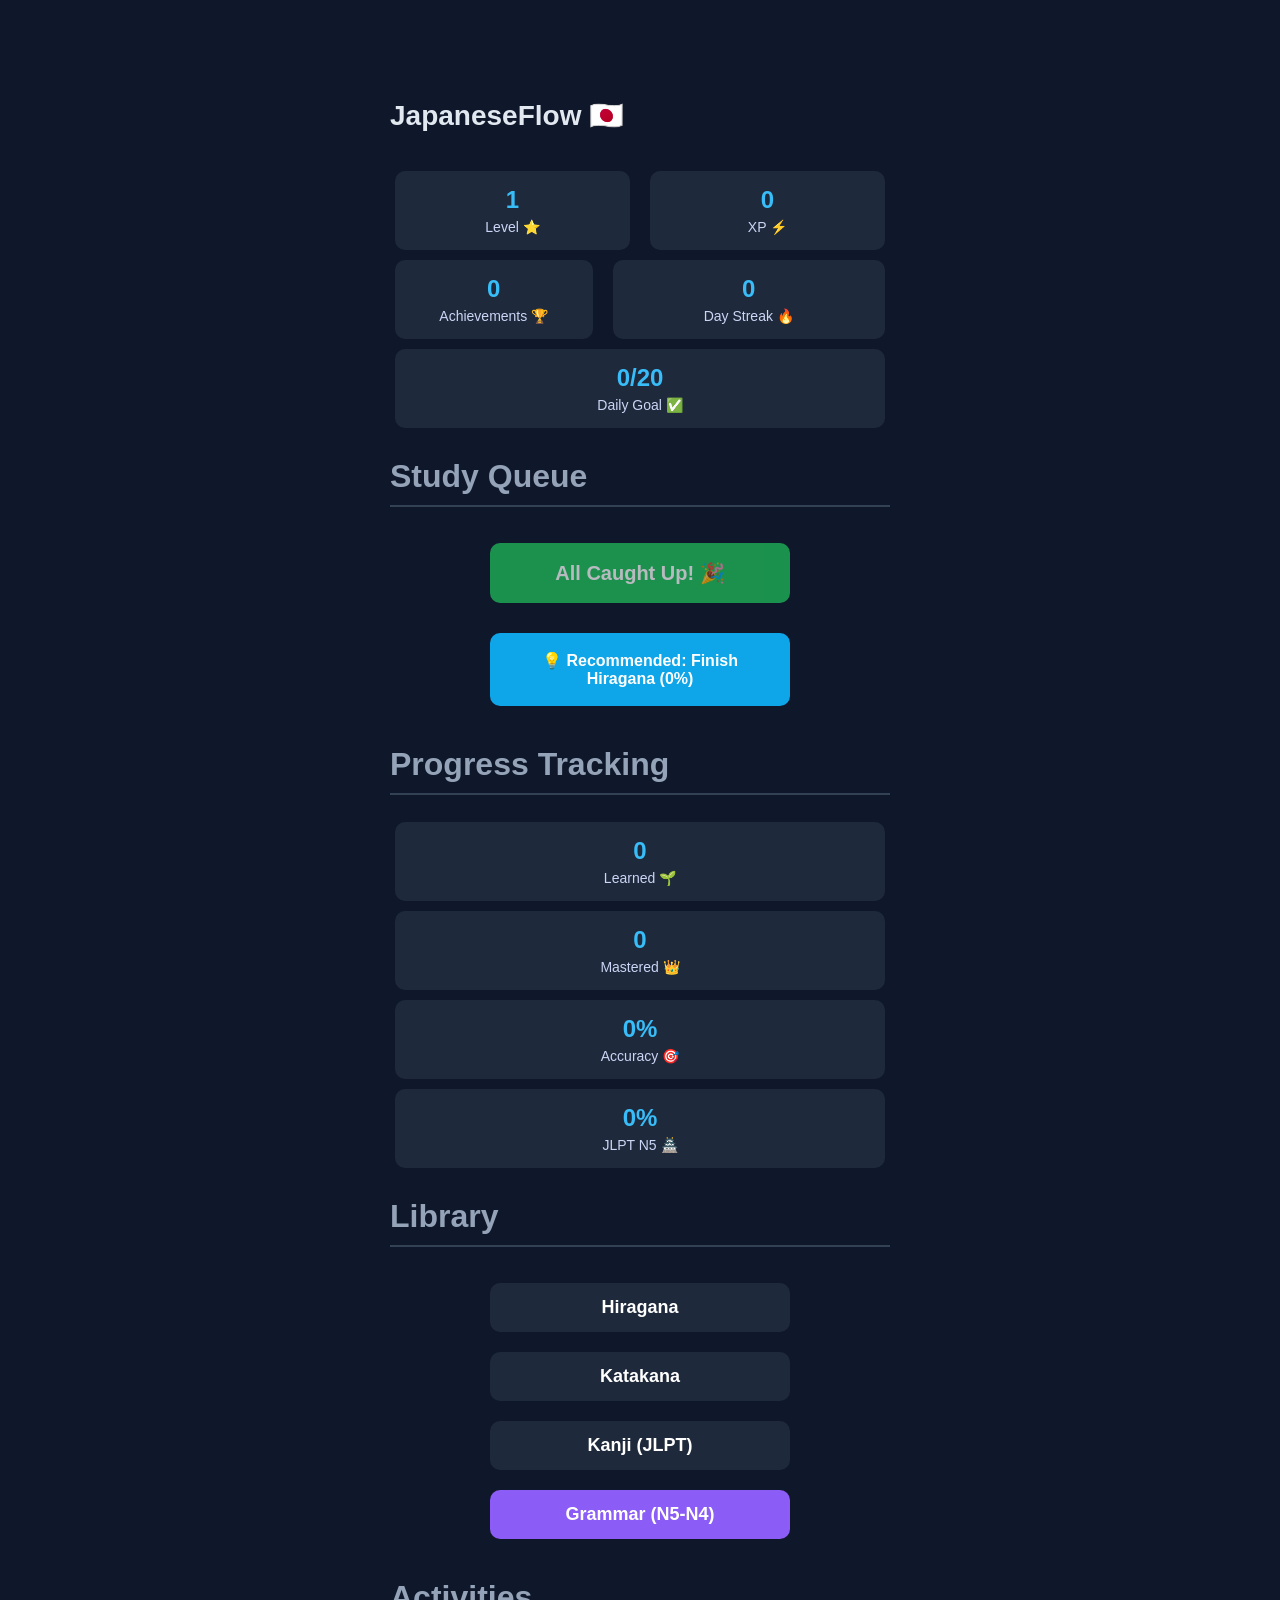
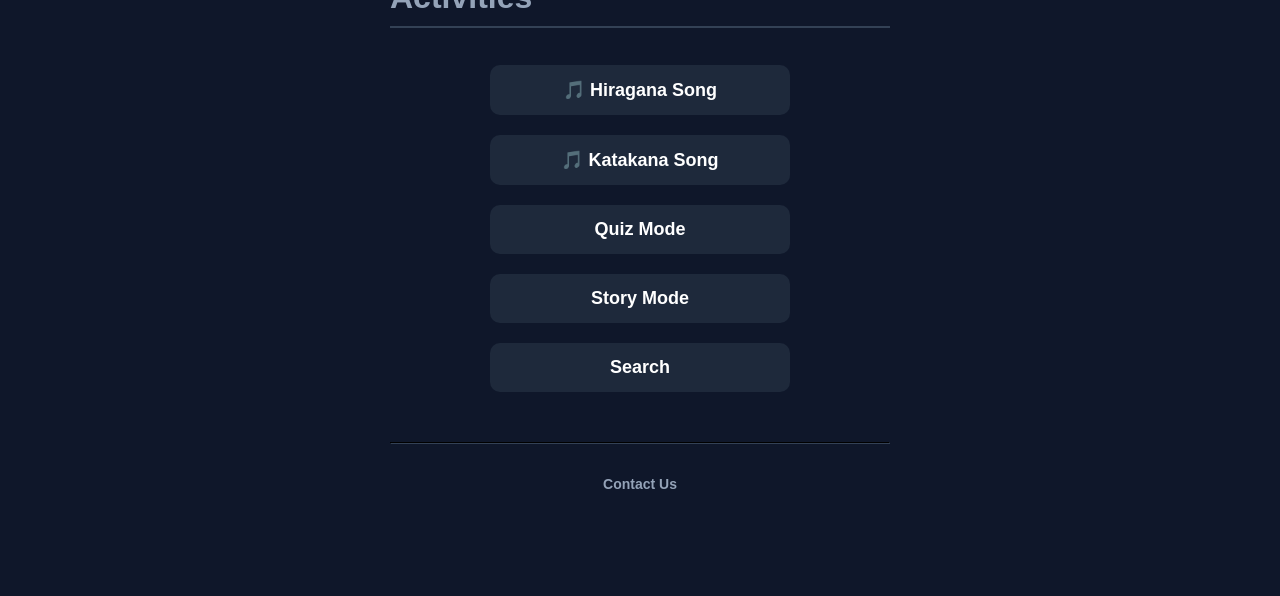
<file: index.html>
<!DOCTYPE html>
<html lang="en">
<head>
  <meta name="viewport" content="width=device-width, initial-scale=1.0">
  <title>JapaneseFlow Dashboard</title>
  <link rel="manifest" href="manifest.webmanifest">
  <link rel="stylesheet" href="style.css">
  <link rel="icon" href="icons/icon-192.png">
<link rel="apple-touch-icon" href="icons/icon-192.png">
  <style>
    /* Dashboard specific styles */
    .dashboard-header {
      display: flex;
      justify-content: space-between;
      align-items: center;
      margin-bottom: 20px;
    }
    .stat-box {
      background: #1e293b;
      padding: 15px;
      border-radius: 10px;
      flex: 1;
      margin: 0 5px;
      text-align: center;
    }
    .stat-box h3 { margin: 0; font-size: 24px; color: #38bdf8; }
    .stat-box p { margin: 5px 0 0; font-size: 14px; color: #cbd5f5; }
    
    .primary-btn {
      background: #f59e0b;
      font-size: 20px;
      padding: 18px;
    }
    .primary-btn:hover { background: #d97706; }
    
    .section-title {
      text-align: left;
      margin-top: 30px;
      border-bottom: 2px solid #334155;
      padding-bottom: 10px;
      color: #94a3b8;
    }
  </style>
</head>
<body>

  <div class="container">
    <div class="dashboard-header">
  <h1>JapaneseFlow 🇯🇵</h1>

  <button
    id="installPwaBtn"
    style="
      display:none;
      background:#22c55e;
      color:white;
      border:none;
      border-radius:8px;
      padding:10px 15px;
      cursor:pointer;
      font-weight:bold;
    ">
    📥 Install App
  </button>
</div>

    <!-- SRS Stats -->
    <div style="display: flex; justify-content: space-between; flex-wrap: wrap; gap: 10px;">
      <div class="stat-box" style="flex: 1 1 30%;">
        <h3 id="levelStat">1</h3>
        <p>Level ⭐️</p>
      </div>
      <div class="stat-box" style="flex: 1 1 30%;">
        <h3 id="xpStat">0</h3>
        <p>XP ⚡️</p>
      </div>
      <div class="stat-box" style="flex: 1 1 30%;">
        <h3 id="achieveStat">0</h3>
        <p>Achievements 🏆</p>
      </div>
      <div class="stat-box" style="flex: 1 1 45%;">
        <h3 id="streakStat">0</h3>
        <p>Day Streak 🔥</p>
      </div>
      <div class="stat-box" style="flex: 1 1 45%;">
        <h3 id="goalStat">0/20</h3>
        <p>Daily Goal ✅</p>
      </div>
    </div>

    <h2 class="section-title">Study Queue</h2>
    <div class="level-buttons" style="display:flex; flex-direction:column; gap:10px;">
      <button id="reviewBtn" class="primary-btn" onclick="startReviews()">
        Reviews Due (0)
      </button>
      <button id="recommendBtn" class="primary-btn" style="background:#0ea5e9; font-size:16px;" onclick="goToRecommended()">
        🔍 Analyzing Next Step...
      </button>
    </div>

    <h2 class="section-title">Progress Tracking</h2>
    <div style="display: flex; justify-content: space-between; flex-wrap: wrap; gap: 10px;">
      <div class="stat-box" style="flex: 1 1 45%;">
        <h3 id="learnedStat">0</h3>
        <p>Learned 🌱</p>
      </div>
      <div class="stat-box" style="flex: 1 1 45%;">
        <h3 id="masteredStat">0</h3>
        <p>Mastered 👑</p>
      </div>
      <div class="stat-box" style="flex: 1 1 45%;">
        <h3 id="accuracyStat">0%</h3>
        <p>Accuracy 🎯</p>
      </div>
      <div class="stat-box" style="flex: 1 1 45%;">
        <h3 id="jlptStat">0%</h3>
        <p>JLPT N5 🏯</p>
      </div>
    </div>

    <h2 class="section-title">Library</h2>
    <div class="level-buttons">
      <button onclick="openScript('hiragana')">Hiragana</button>
      <button onclick="openScript('katakana')">Katakana</button>
      <button onclick="location.href='kanji-levels.html'">Kanji (JLPT)</button>
      <button onclick="location.href='grammar.html'" style="background:#8b5cf6;">Grammar (N5-N4)</button>
    </div>

    <h2 class="section-title">Activities</h2>
    <div class="level-buttons">
      <button onclick="location.href='song.html'">🎵 Hiragana Song</button>
      <button onclick="location.href='katakana-song.html'">🎵 Katakana Song</button>
      <button onclick="location.href='quiz.html'">Quiz Mode</button>
      <button onclick="goToStories()">Story Mode</button>
      <button onclick="location.href='search.html'">Search</button>
    </div>

    <hr style="margin-top: 40px; border-color: #334155;">
    <button style="background: transparent; color: #94a3b8; font-size: 14px;" onclick="location.href='contact.html'">Contact Us</button>

  </div>

  <script src="data-loader.js"></script>
  <script src="srs.js"></script>
  <script src="dashboard.js"></script>
  <script>
    function openScript(script) {
      localStorage.setItem("level", "basic");
      window.location.href = `characters.html?script=${script}`;
    }

    function goToStories() {
      window.location.href = "stories.html";
    }
    
    function startReviews() {
      window.location.href = "srs-review.html";
    }

    if ('serviceWorker' in navigator) {
      window.addEventListener('load', () => {
        navigator.serviceWorker.register('./service-worker.js')
          .then(registration => {
            console.log('SW registered: ', registration);
          })
          .catch(registrationError => {
            console.log('SW registration failed: ', registrationError);
          });
      });
    }

    // PWA Install Logic
    let deferredPrompt;
    const installBtn = document.getElementById('installPwaBtn');

    window.addEventListener('beforeinstallprompt', (e) => {
      // Prevent the mini-infobar from appearing on mobile
      e.preventDefault();
      // Stash the event so it can be triggered later.
      deferredPrompt = e;
      // Update UI notify the user they can install the PWA
      installBtn.style.display = 'block';
    });

    installBtn.addEventListener('click', async () => {
      // Hide the app provided install promotion
      installBtn.style.display = 'none';
      // Show the install prompt
      deferredPrompt.prompt();
      // Wait for the user to respond to the prompt
      const { outcome } = await deferredPrompt.userChoice;
      console.log(`User response to the install prompt: ${outcome}`);
      // We've used the prompt, and can't use it again, throw it away
      deferredPrompt = null;
    });

    window.addEventListener('appinstalled', () => {
      // Hide the app-provided install promotion
      installBtn.style.display = 'none';
      // Clear the deferredPrompt so it can be garbage collected
      deferredPrompt = null;
      console.log('PWA was installed');
    });

    // Also hide if already in standalone mode
    if (window.matchMedia('(display-mode: standalone)').matches || window.navigator.standalone === true) {
      installBtn.style.display = 'none';
    }
  </script>
</body>
</html>
</file>
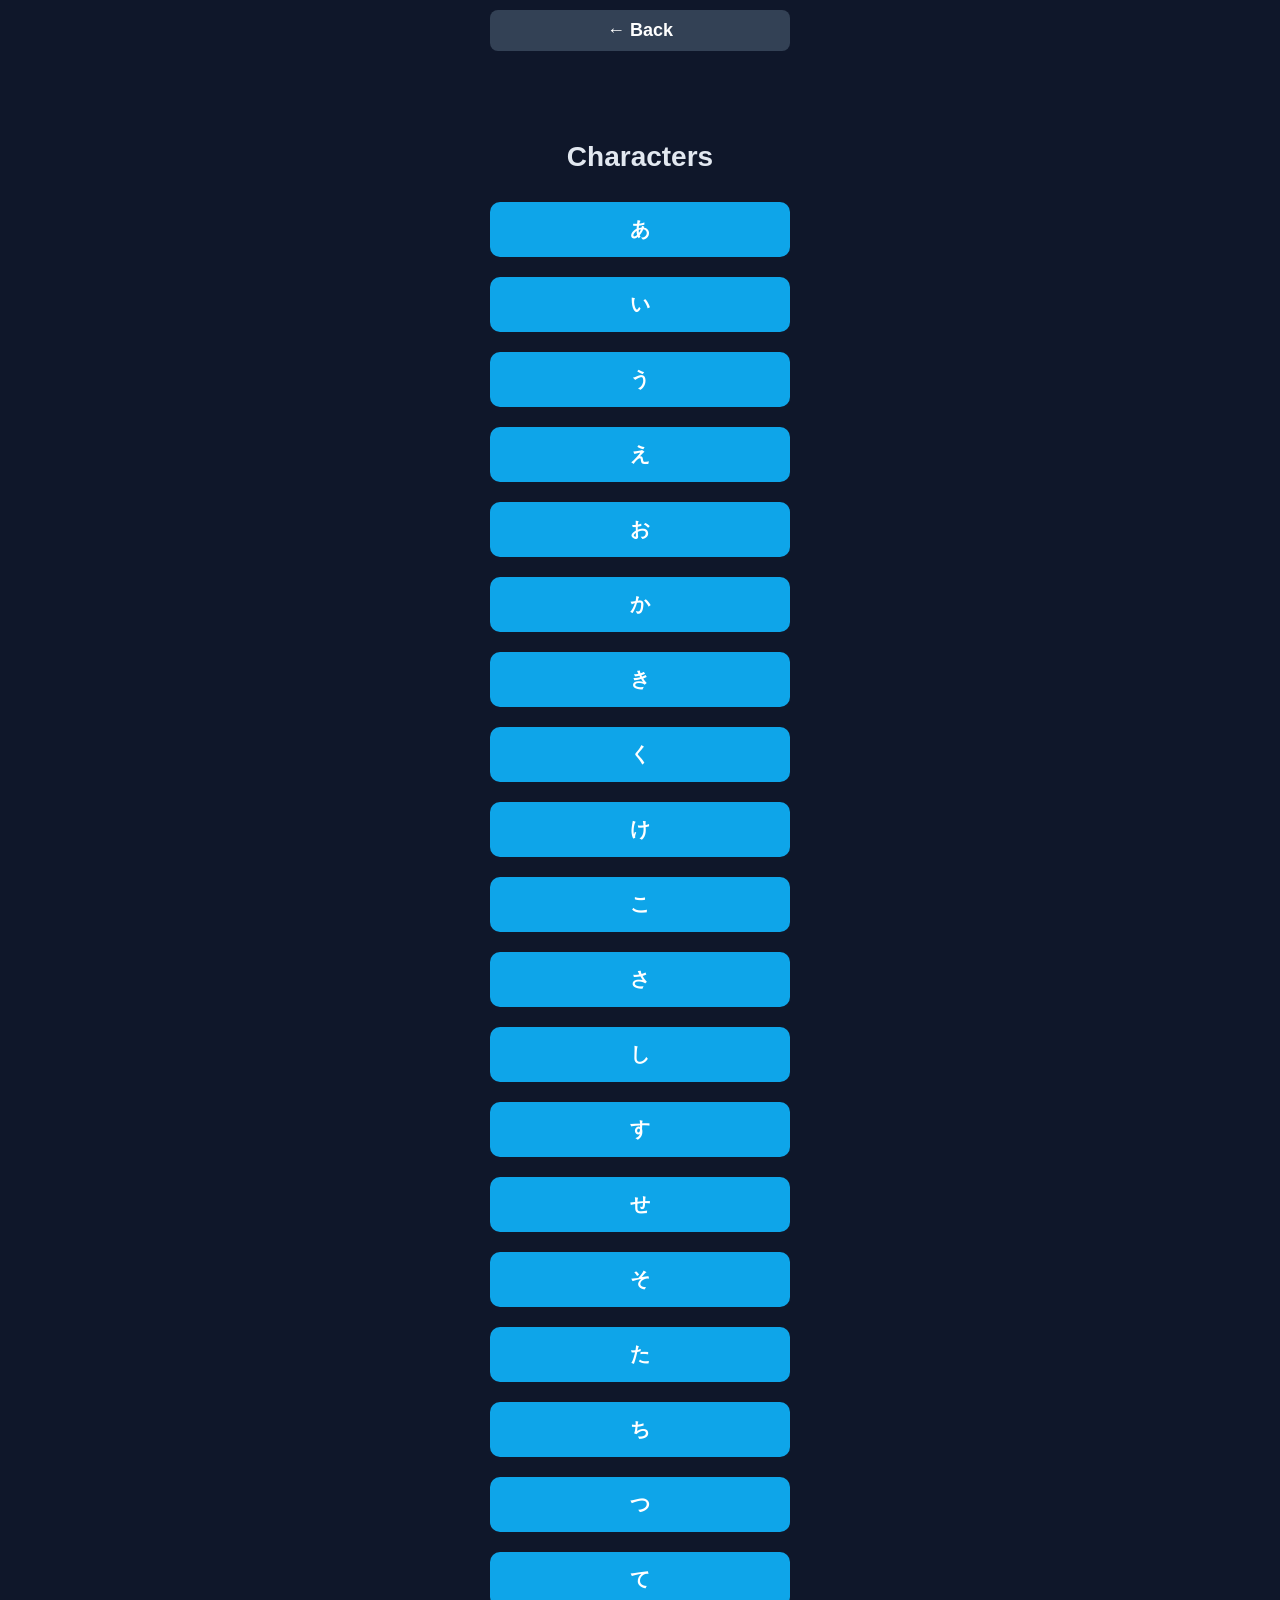
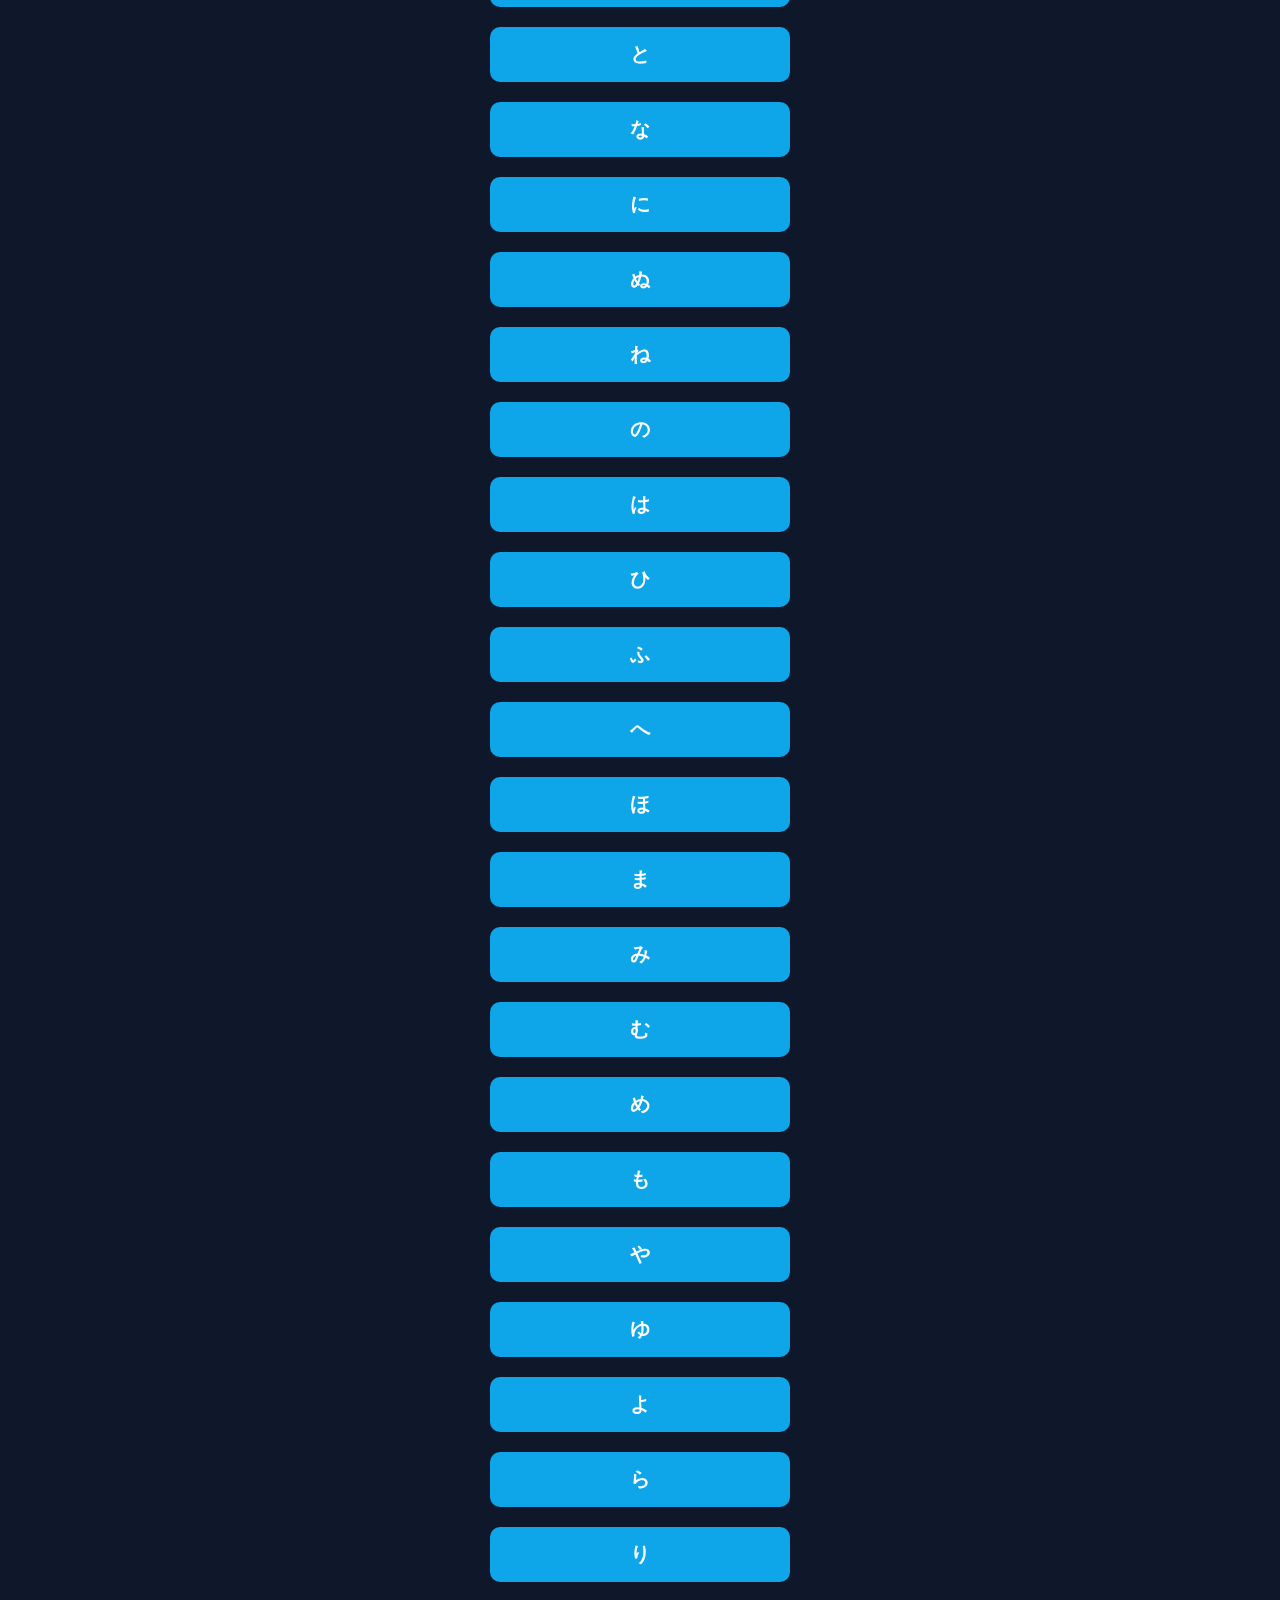
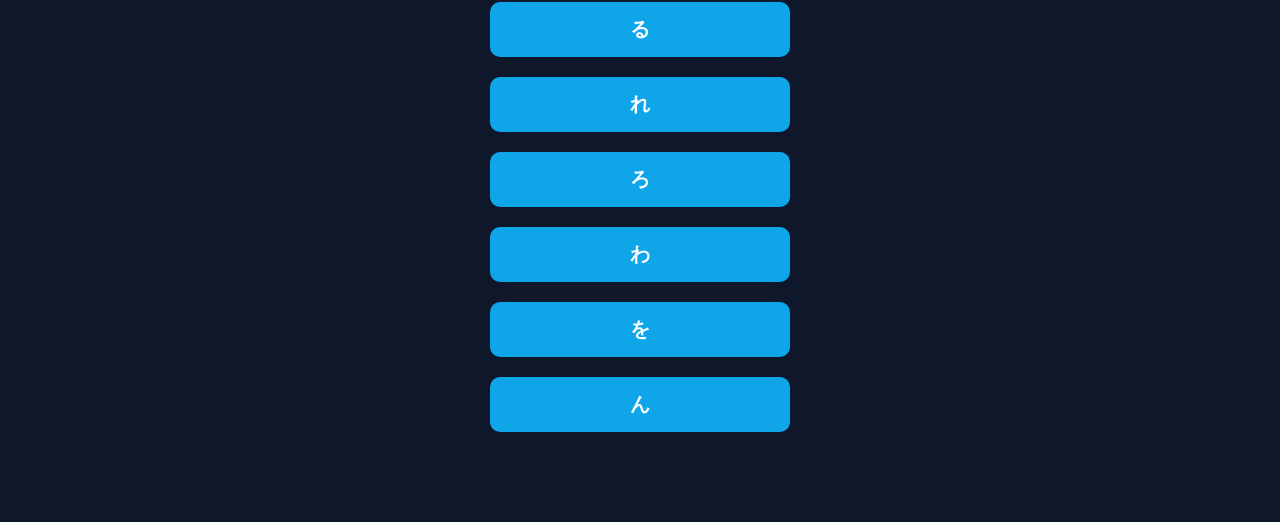
<file: characters.html>
<!DOCTYPE html>
<html lang="en">
<head>
  <meta name="viewport" content="width=device-width, initial-scale=1.0">
  <title id="pageTitle">Characters</title>
  <link rel="stylesheet" href="style.css">
</head>
<body>

  <button class="back-btn" onclick="goBack()">← Back</button>

  <div class="container">
    <h1 id="heading">Characters</h1>
    <div id="characterList"></div>
  </div>

  <!-- NEW: dynamic script loader -->
  <script src="data-loader.js"></script>
  <script src="characters.js"></script>

</body>
</html>
</file>
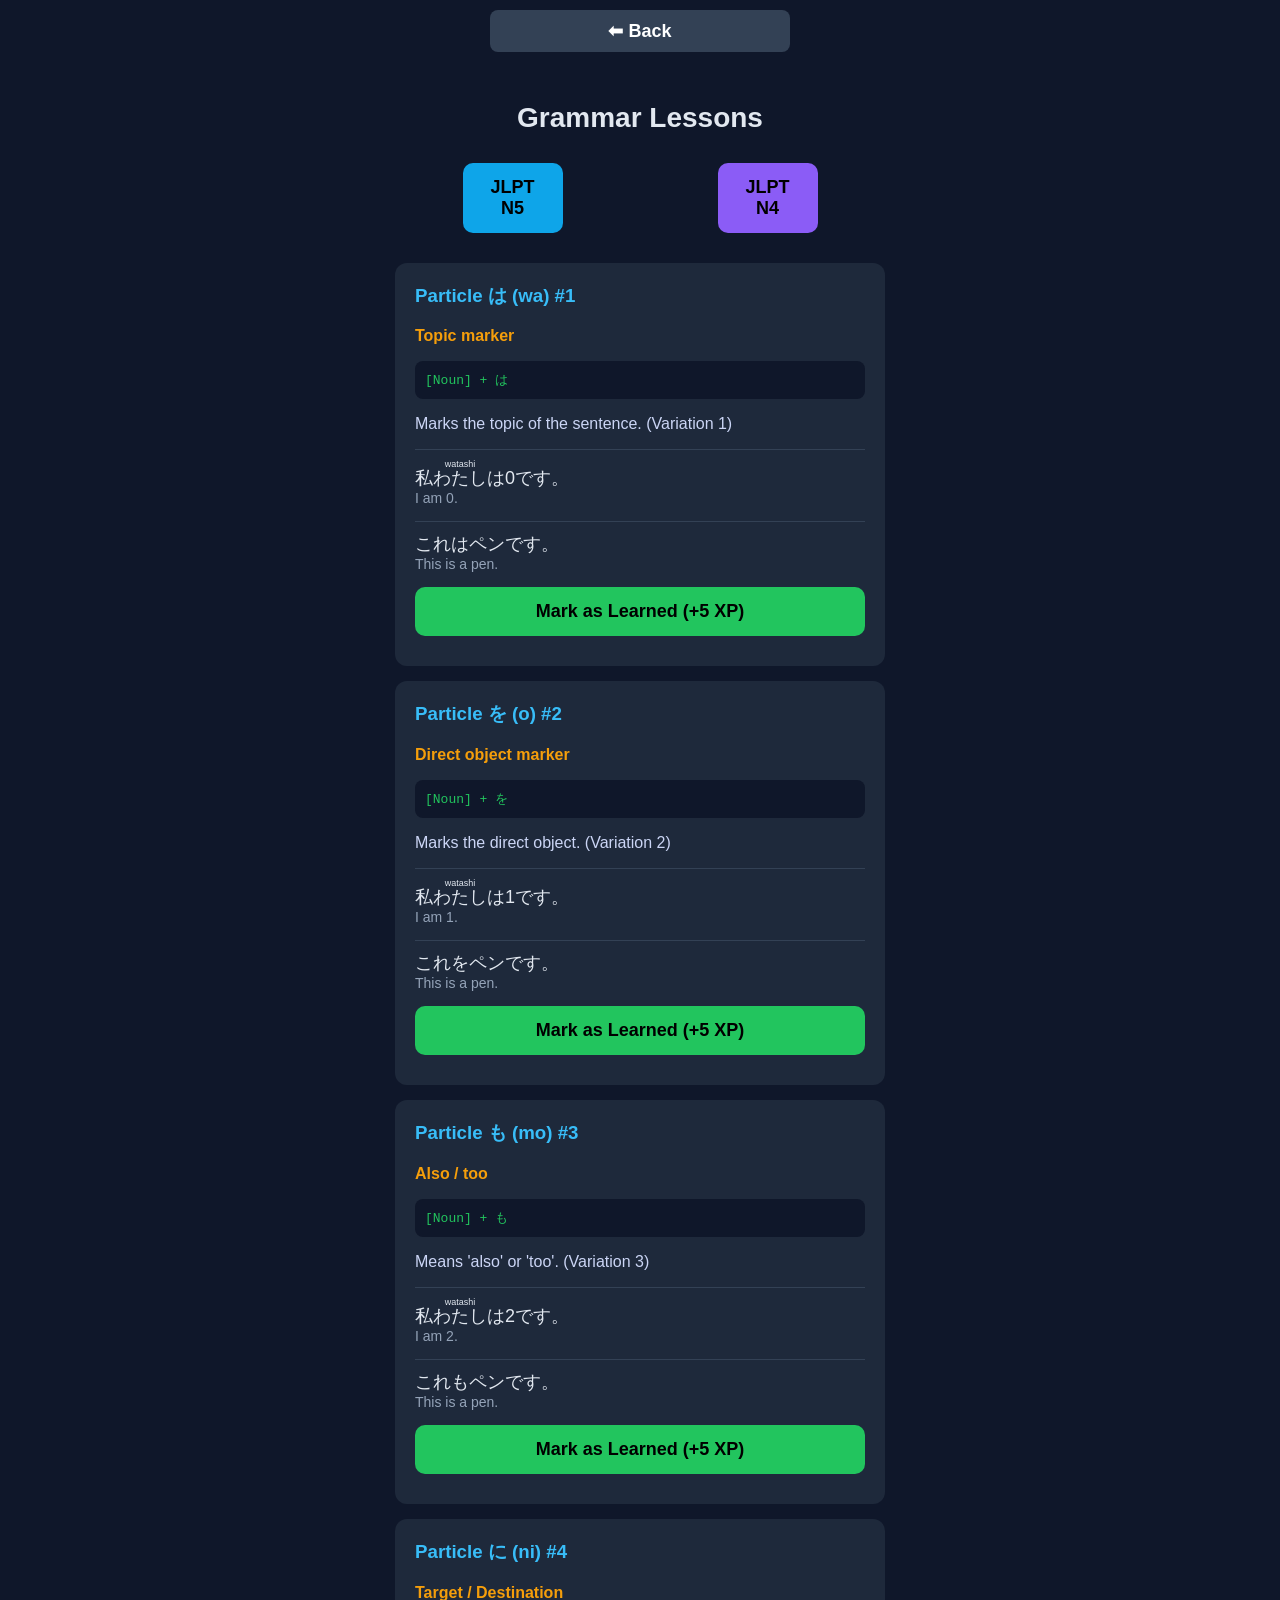
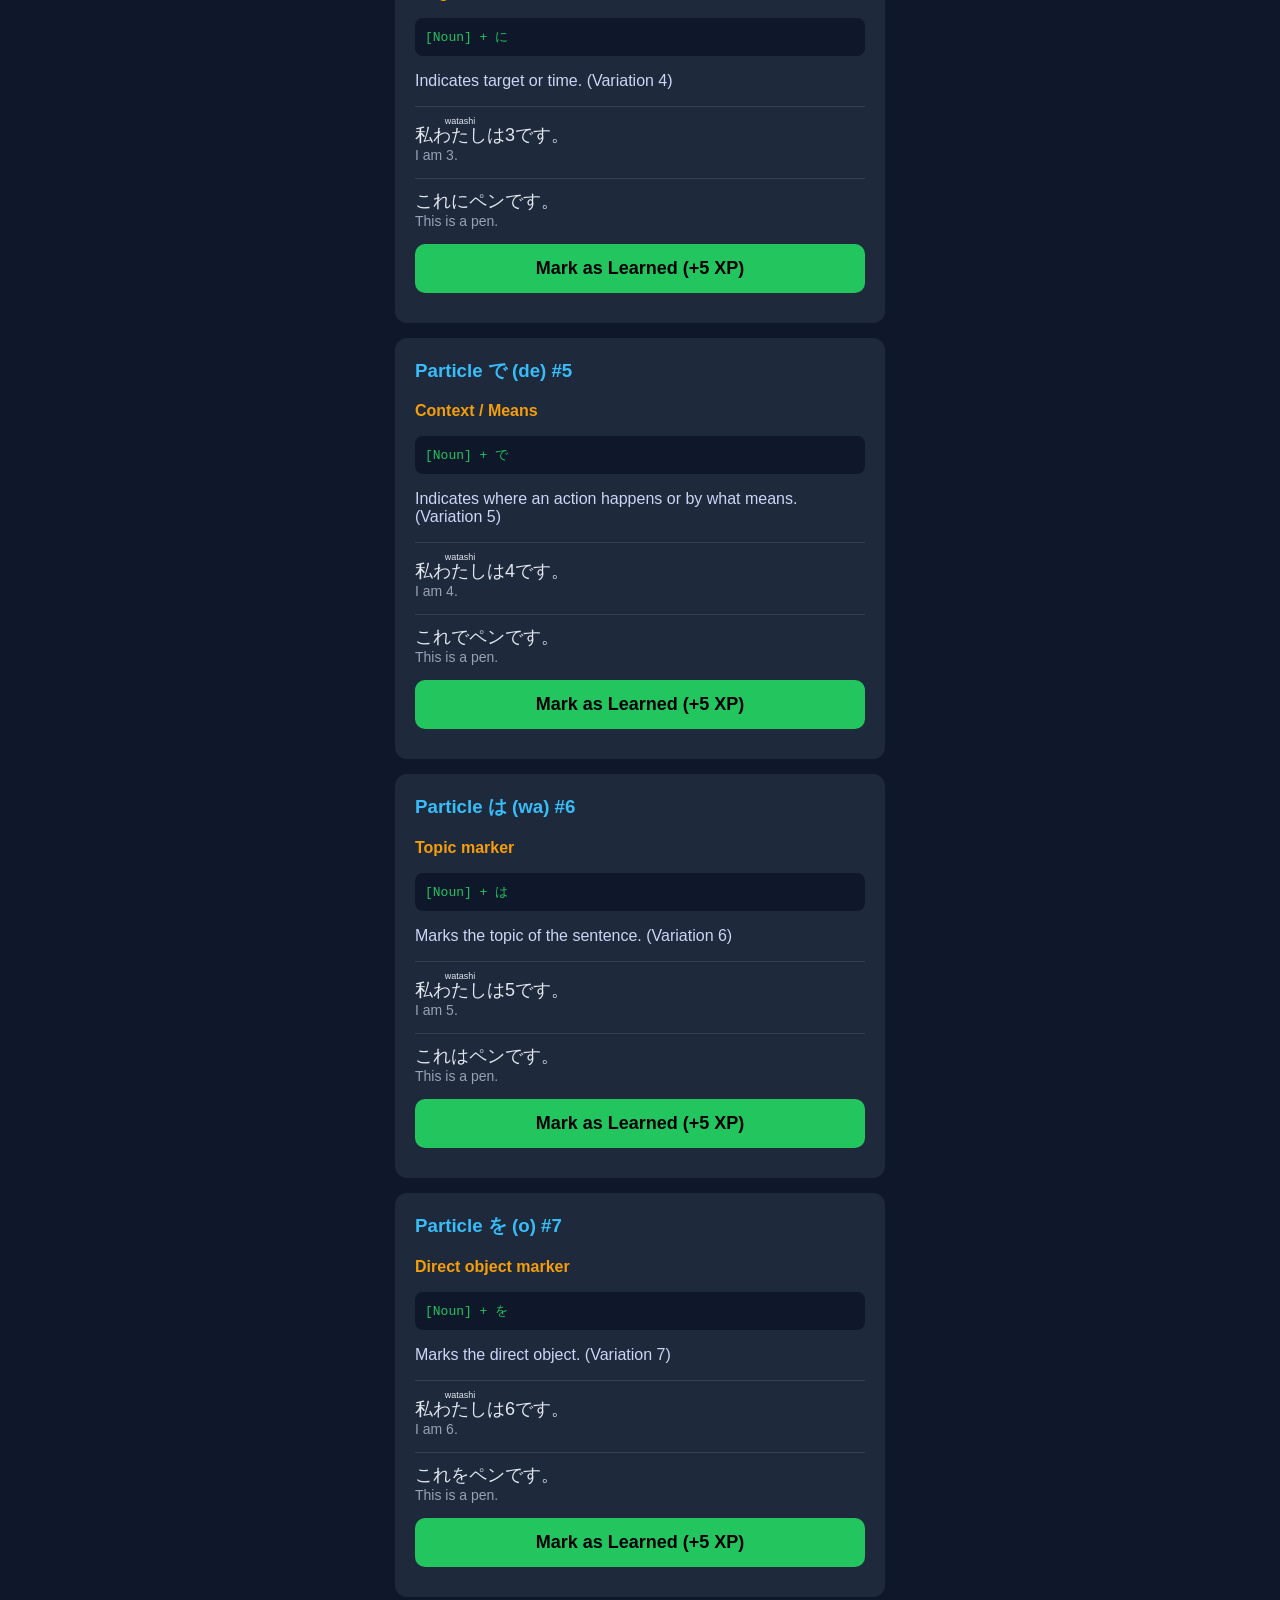
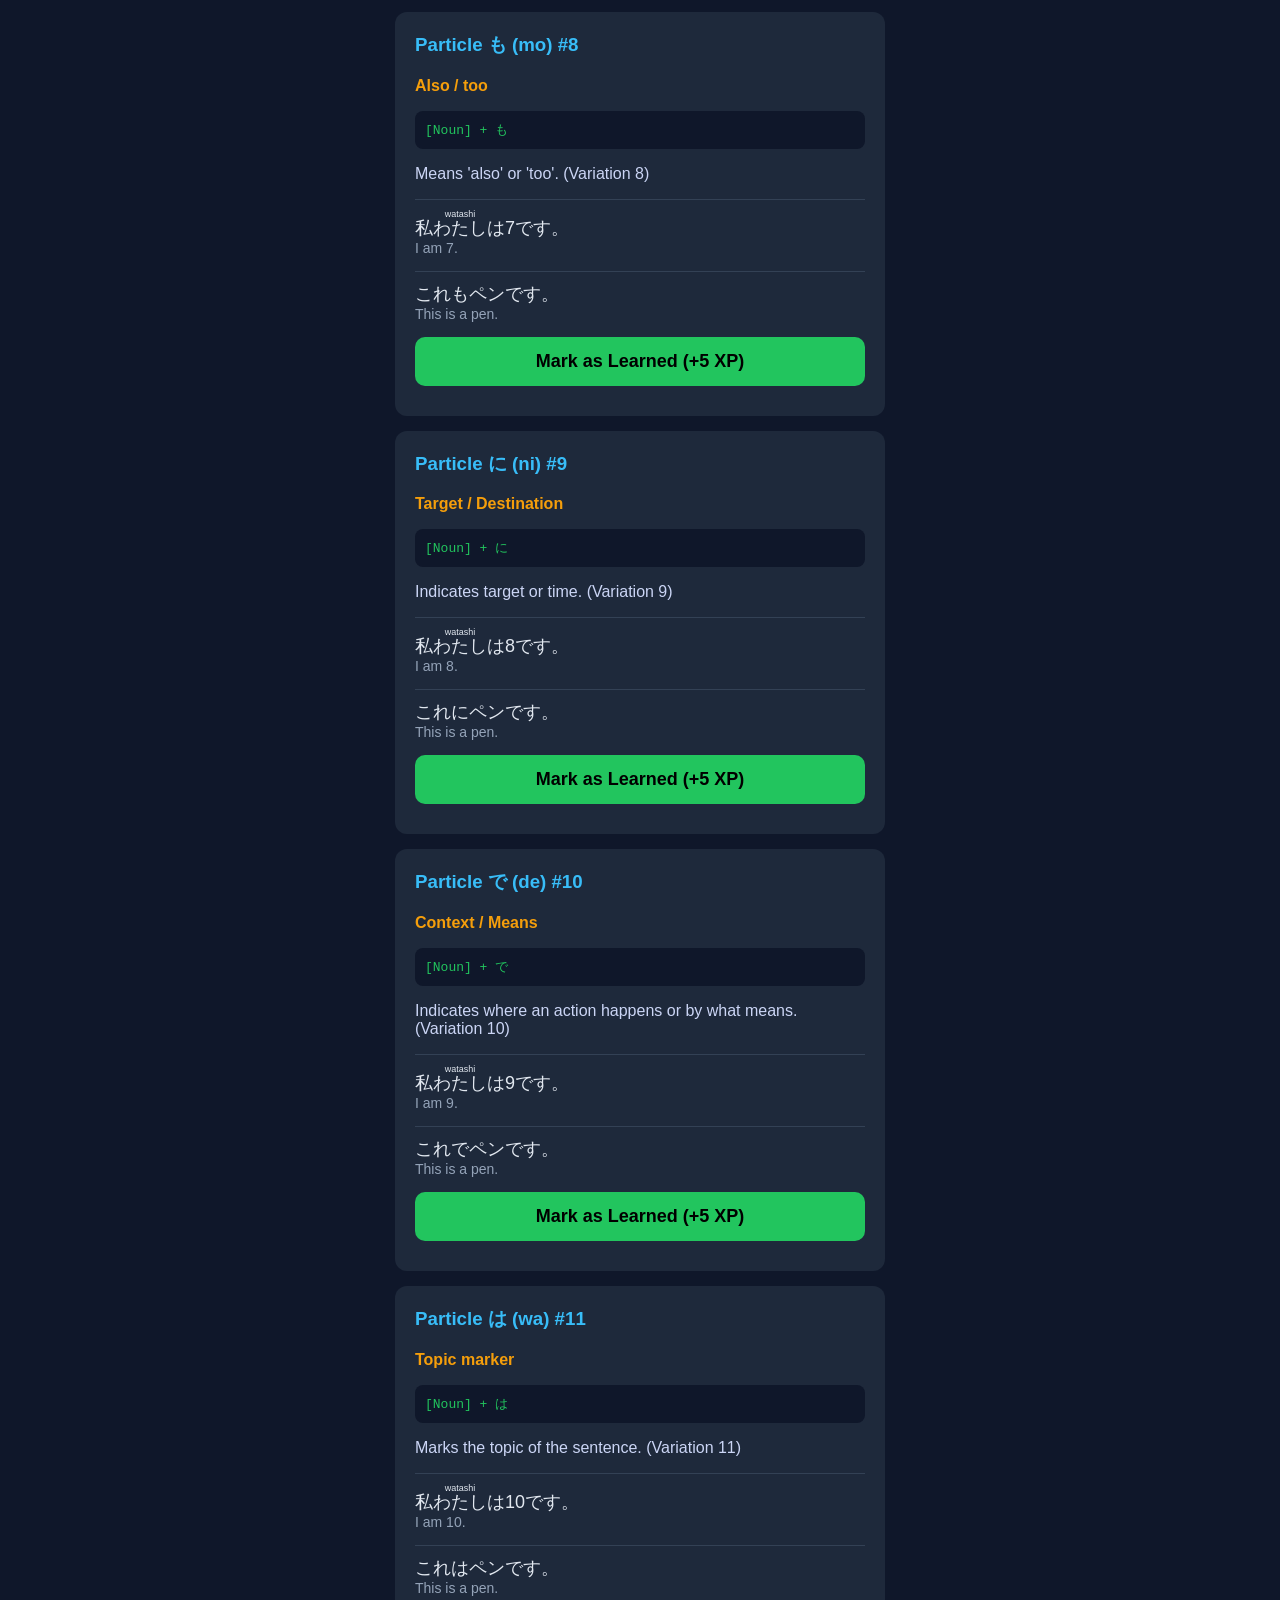
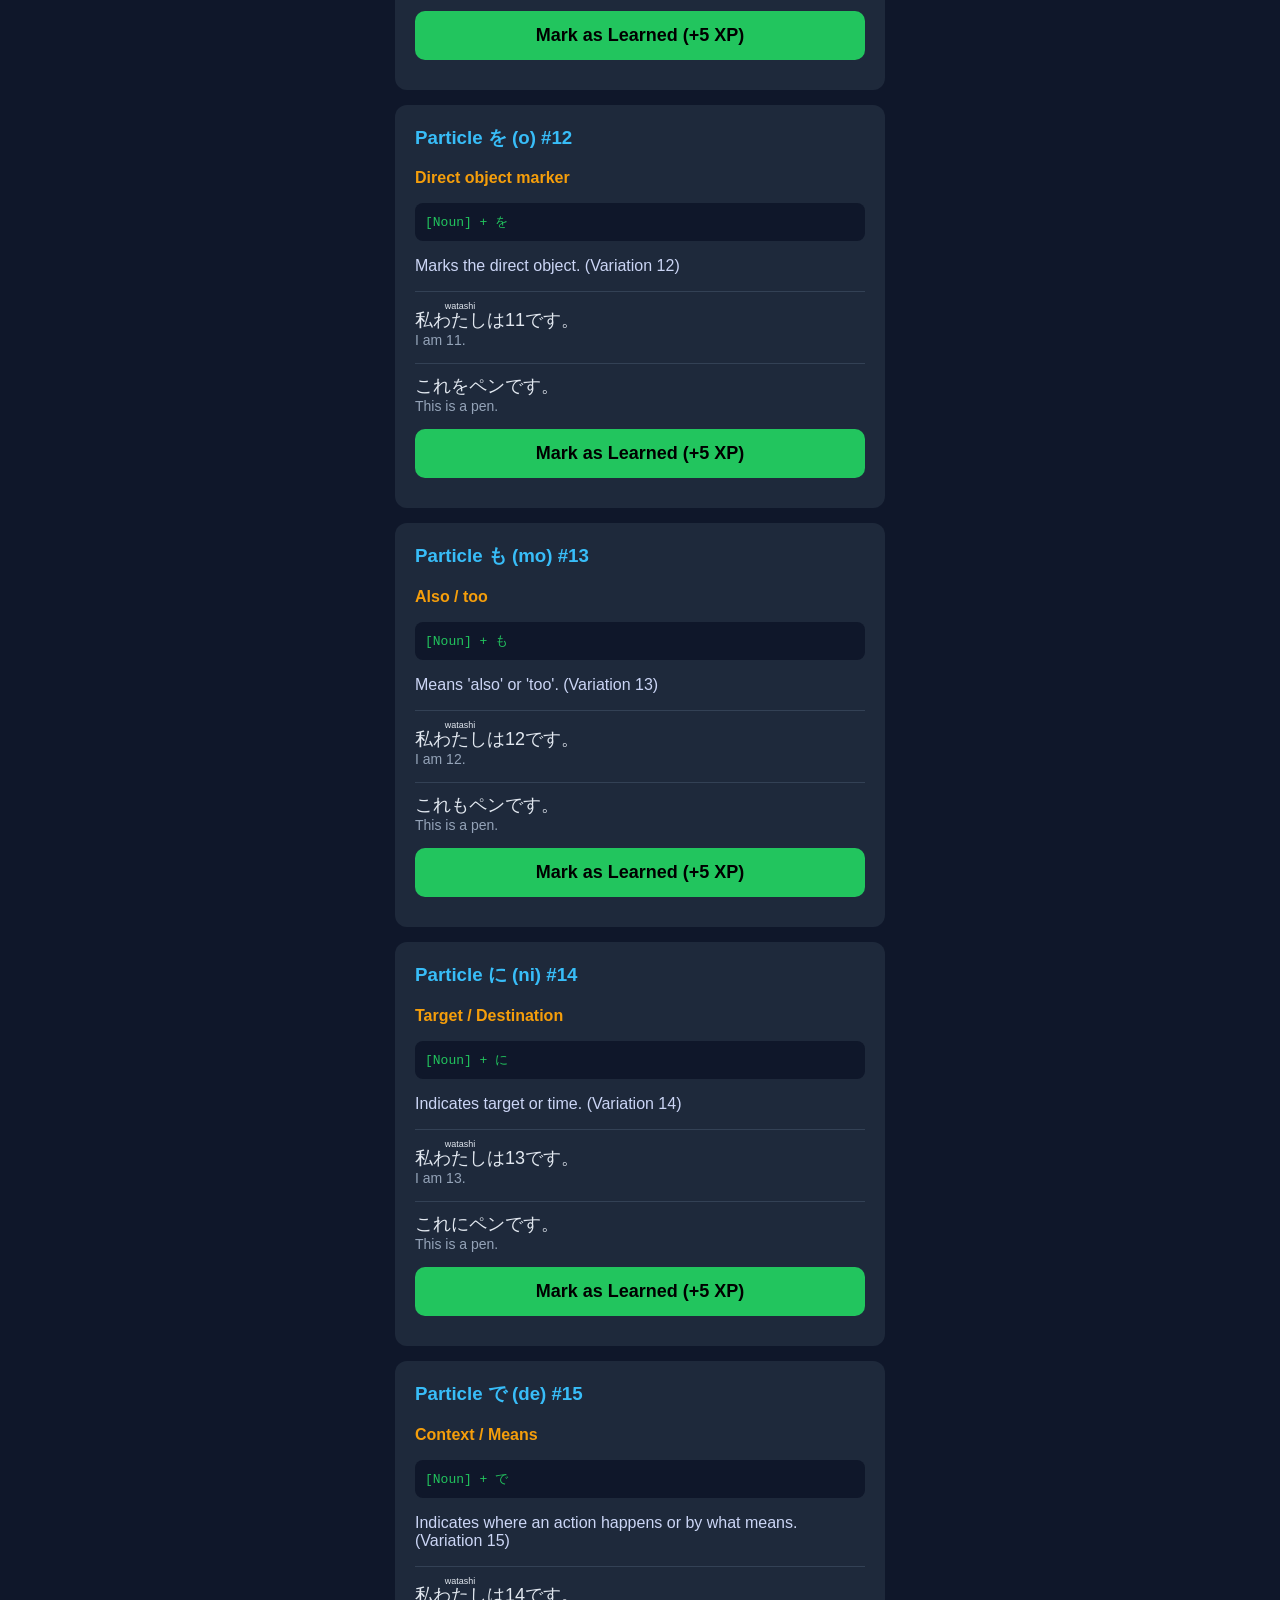
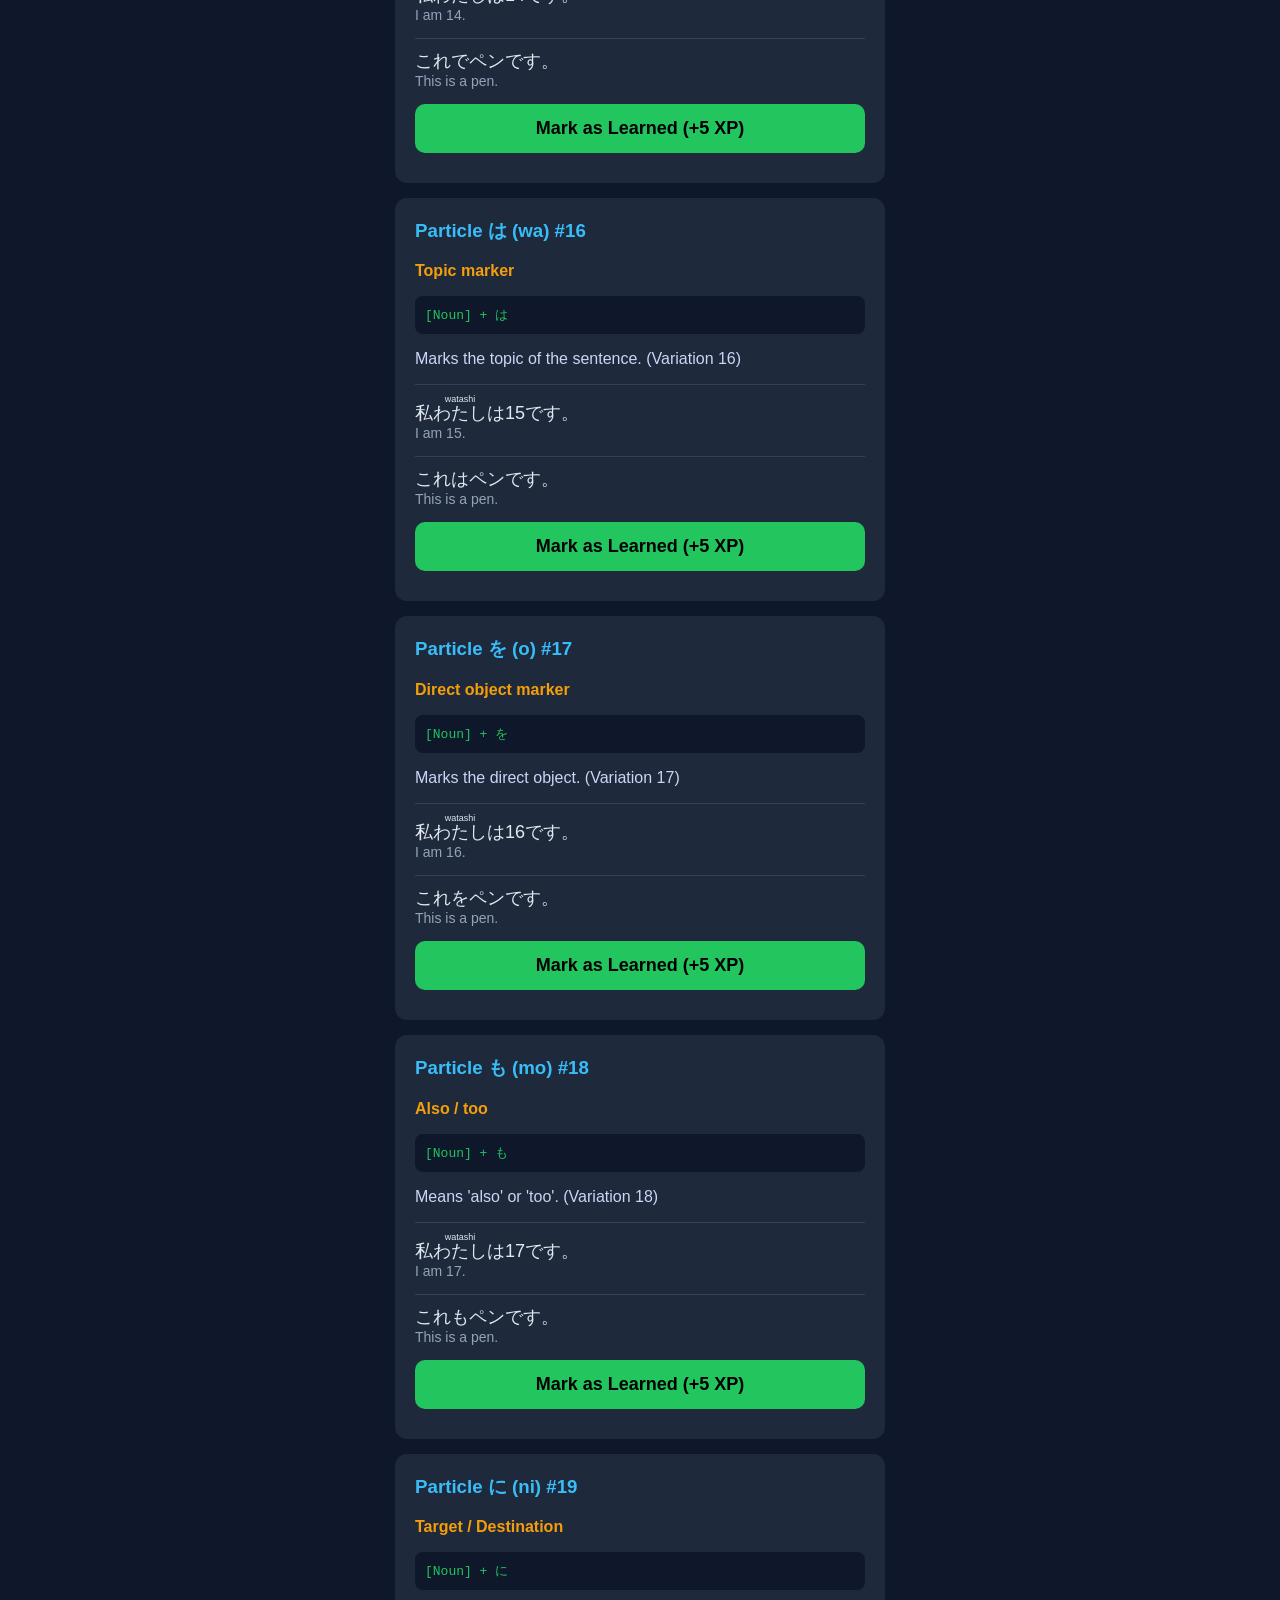
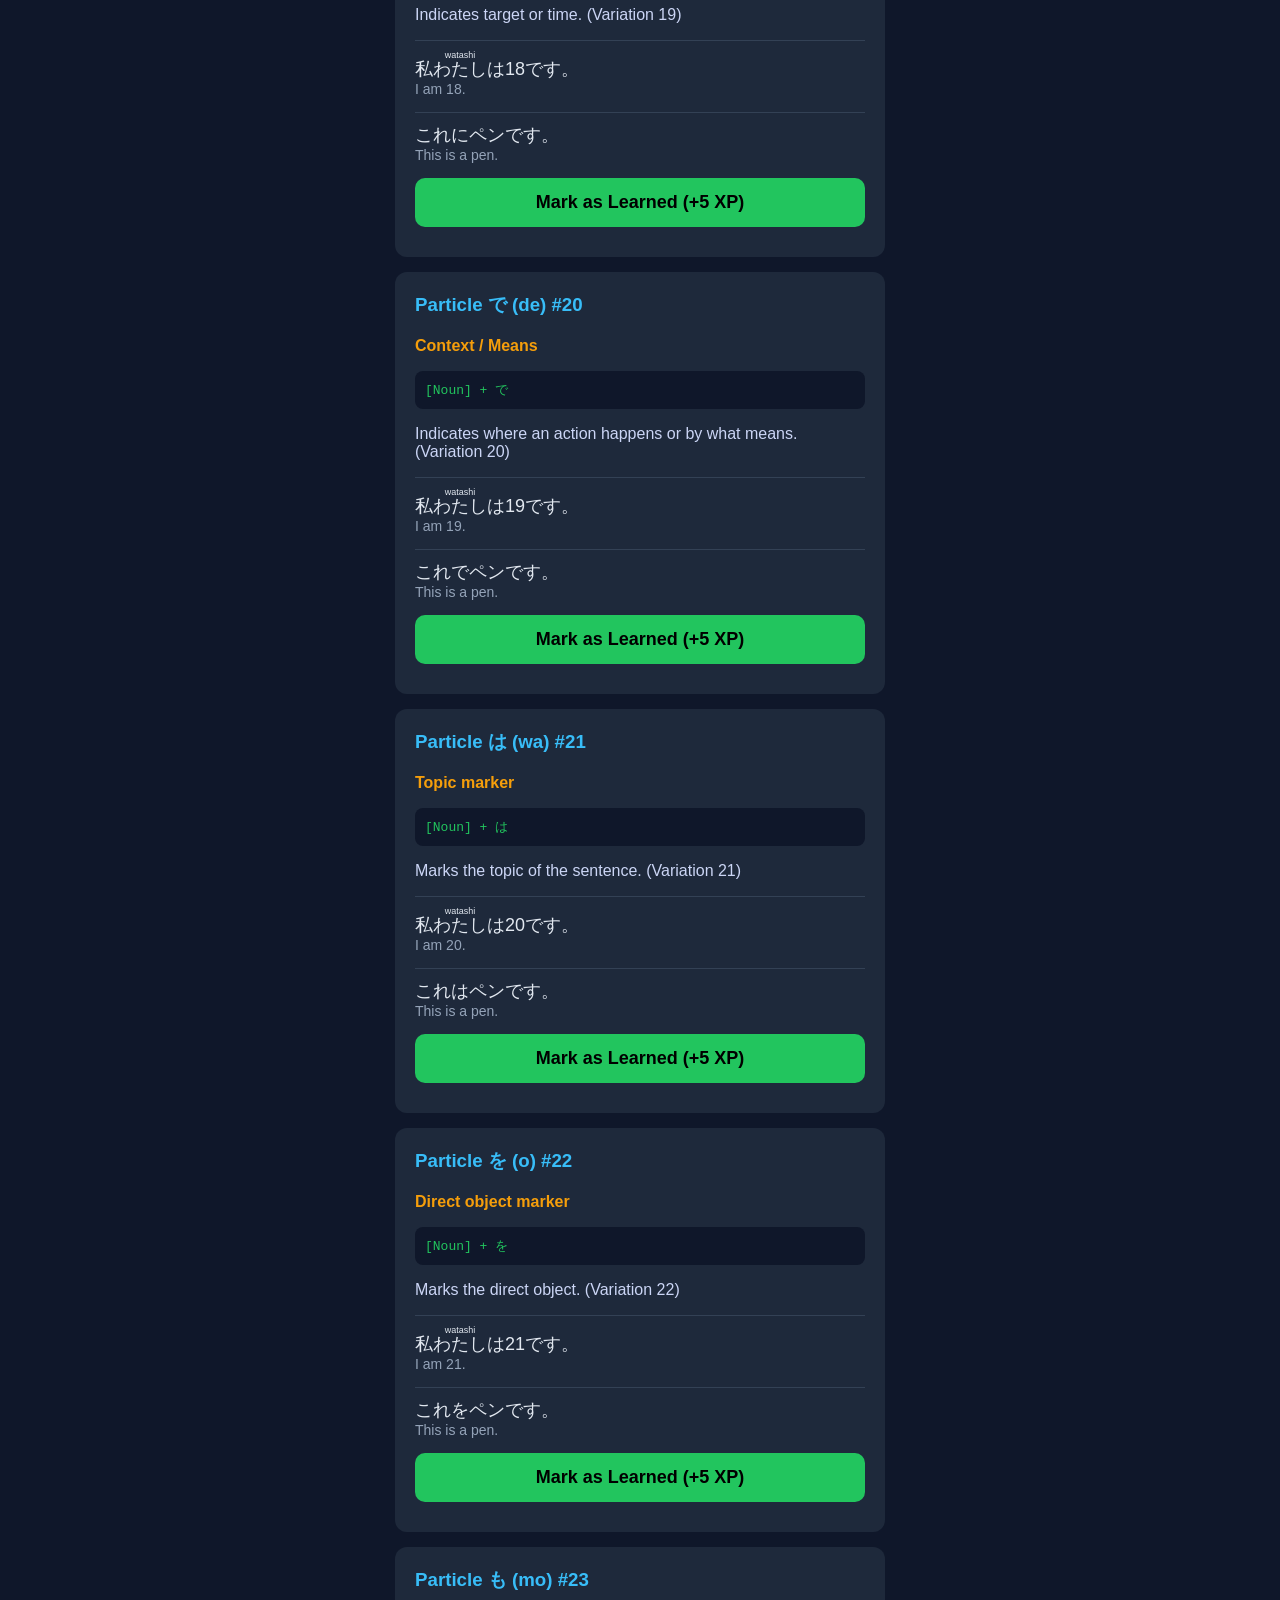
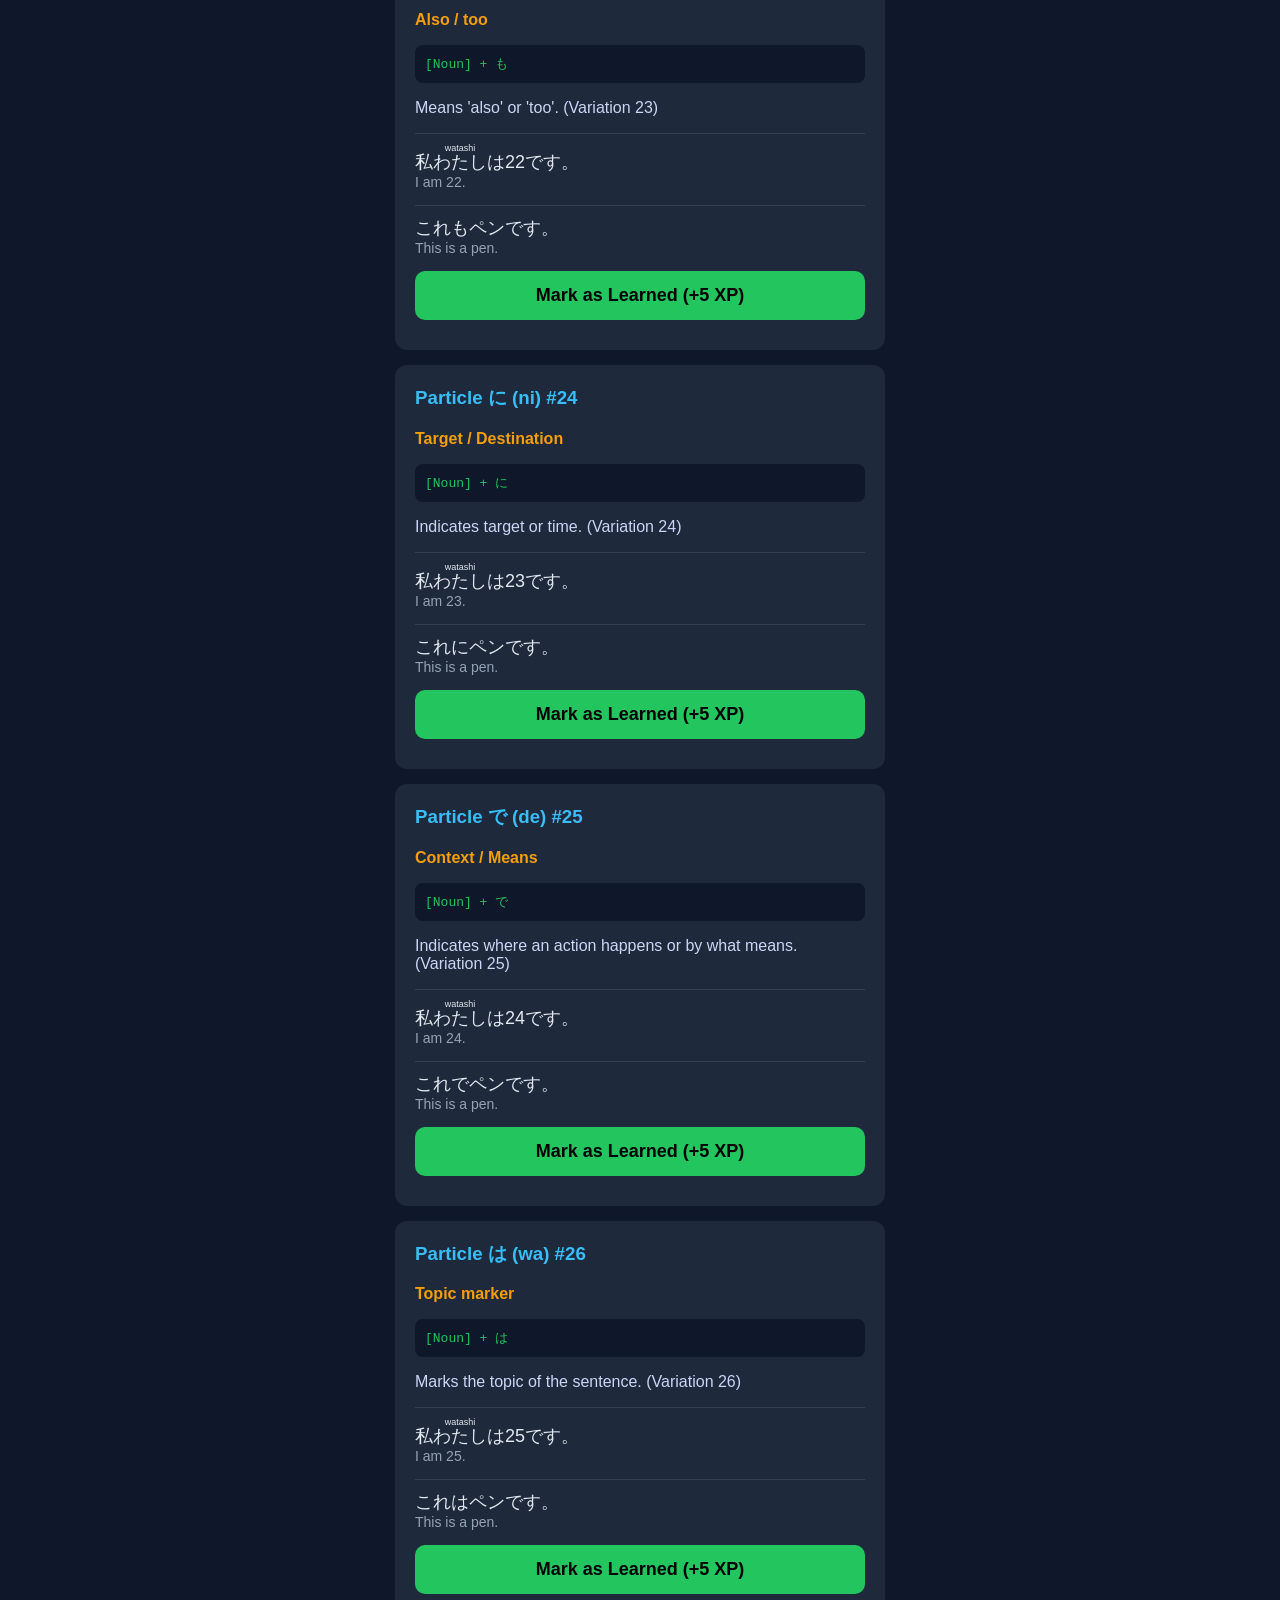
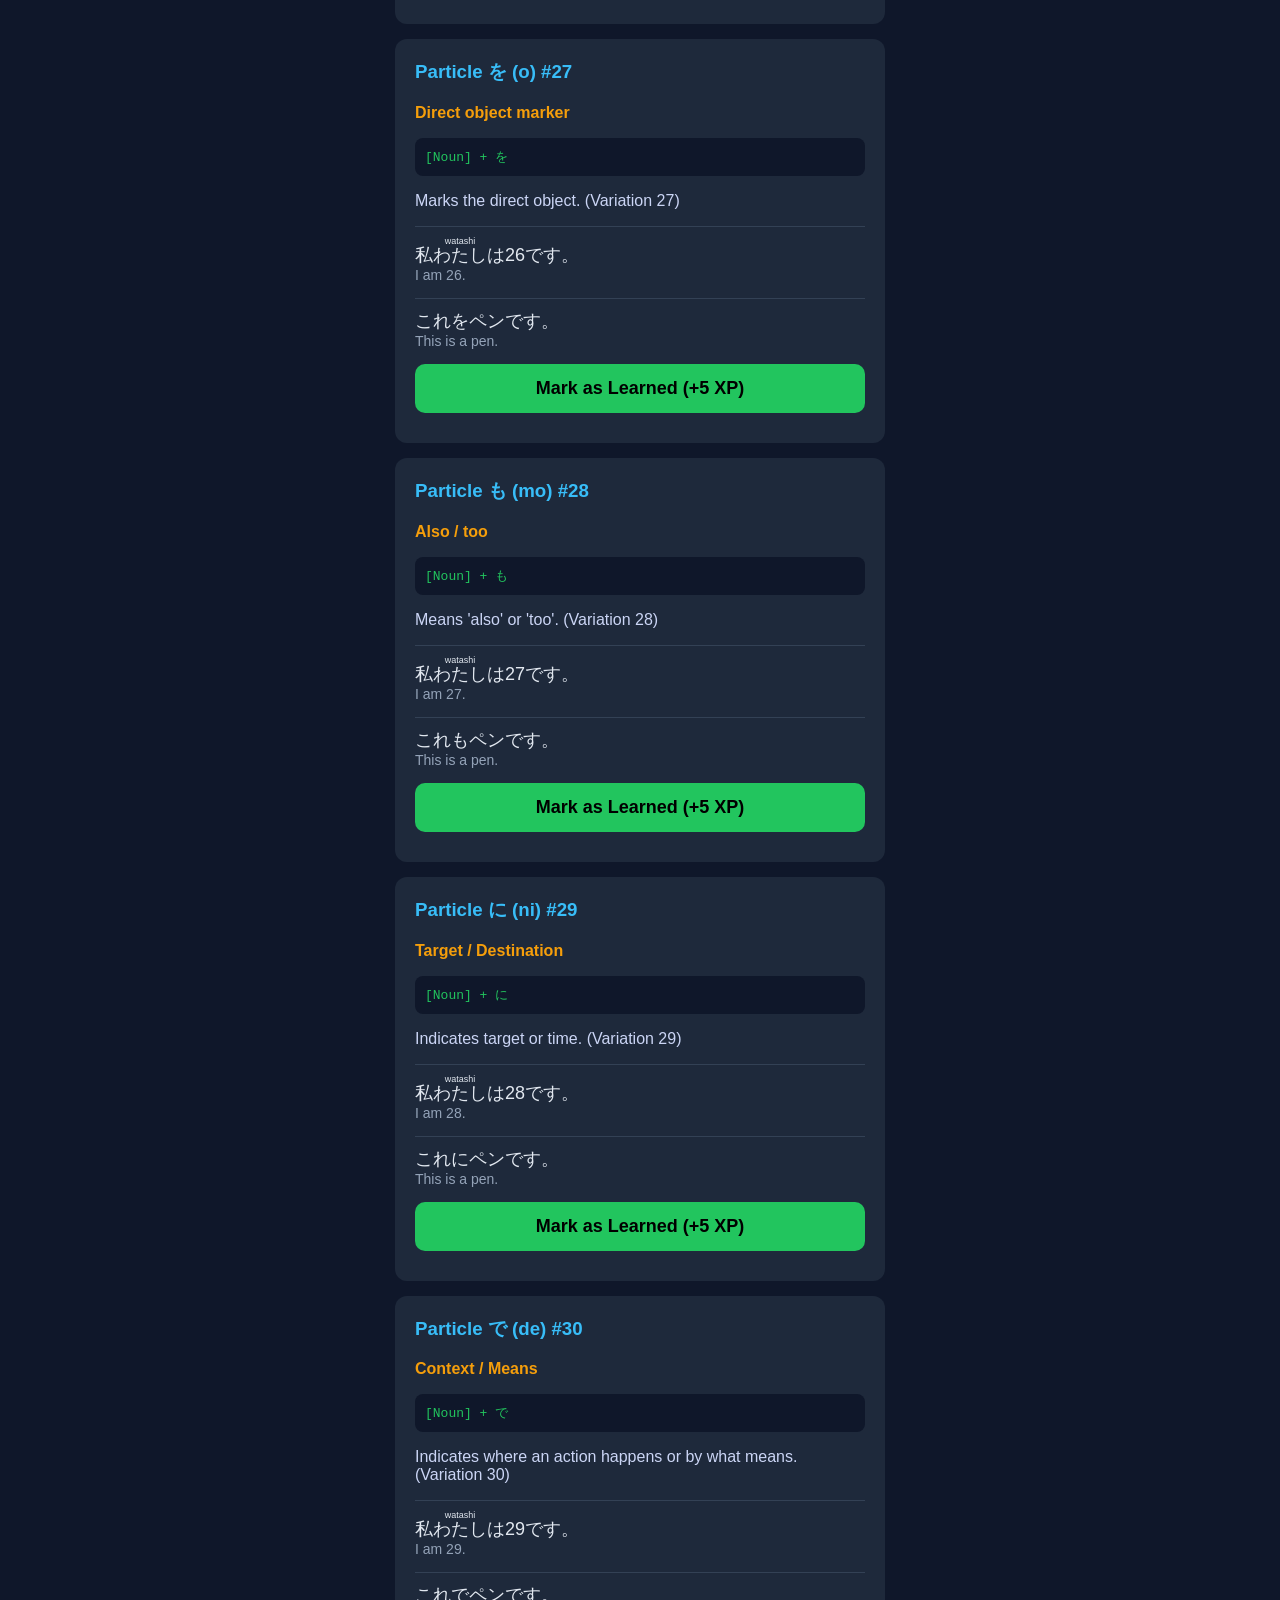
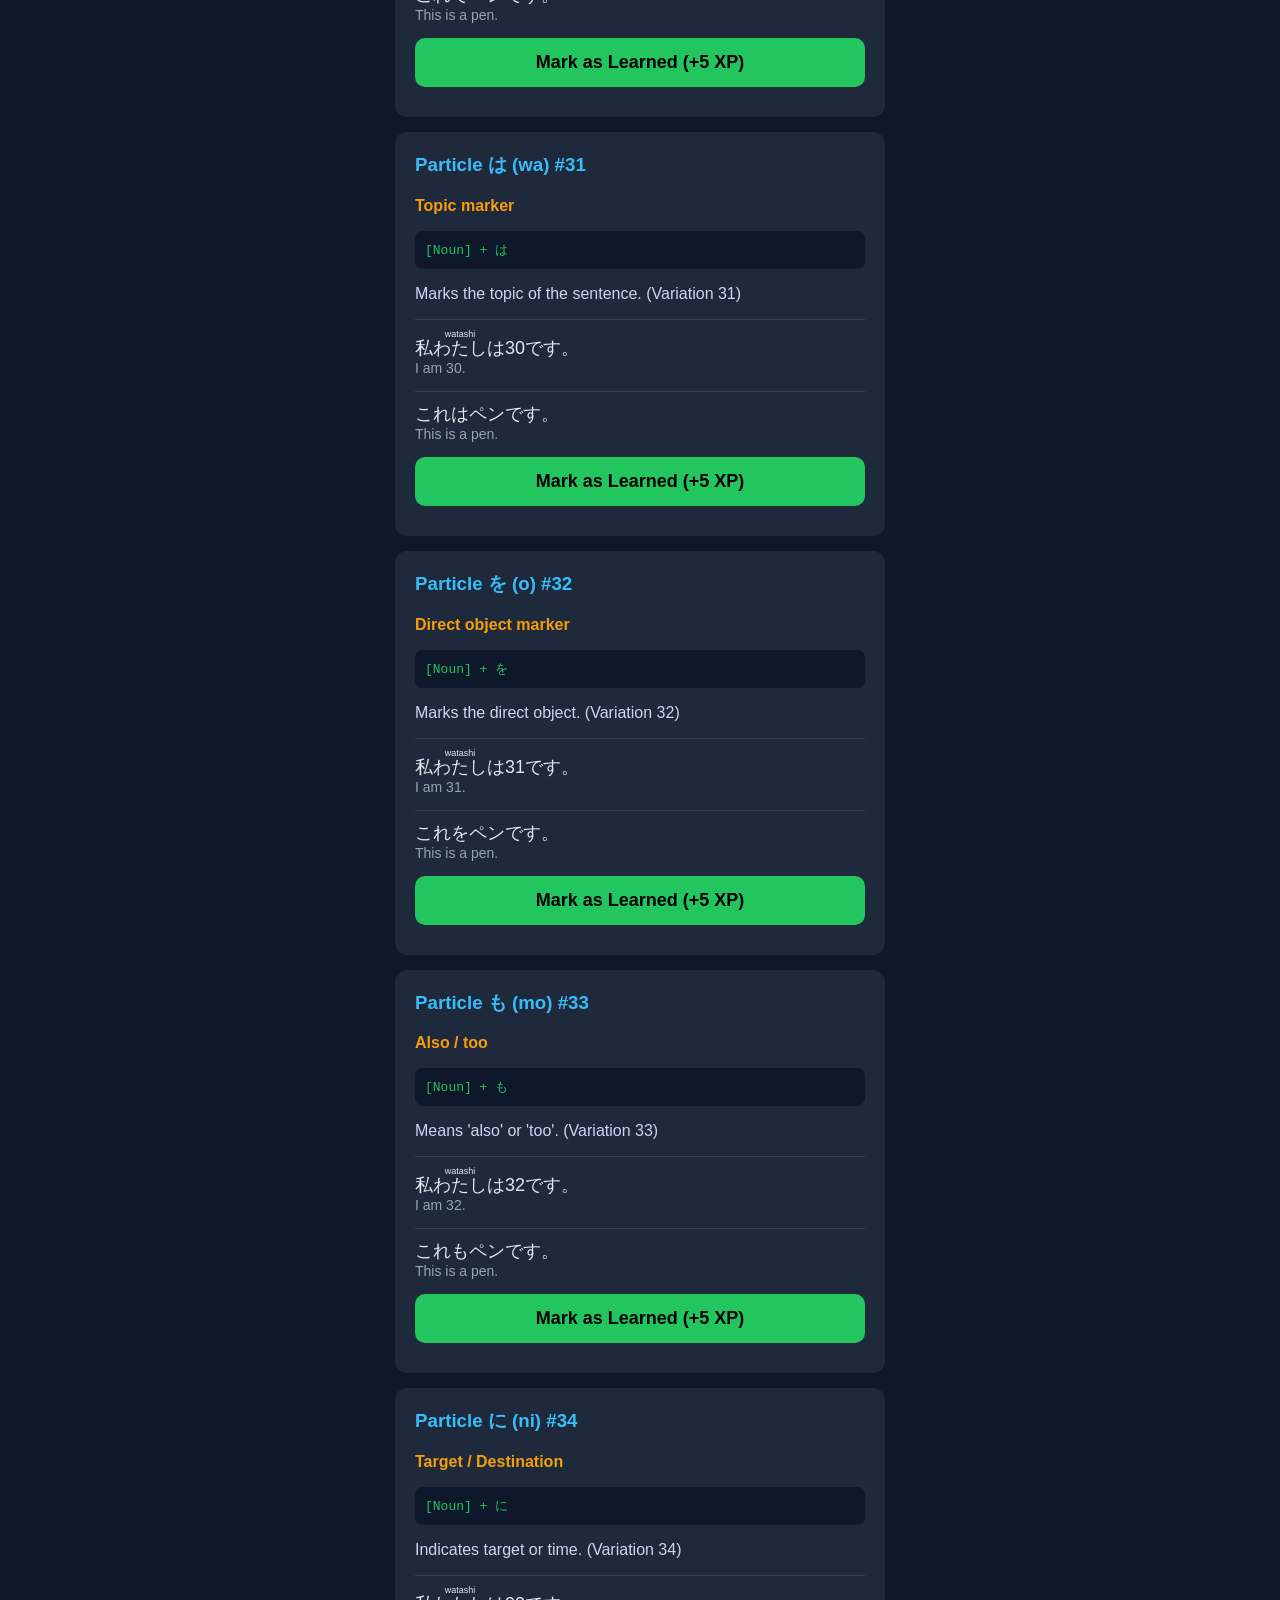
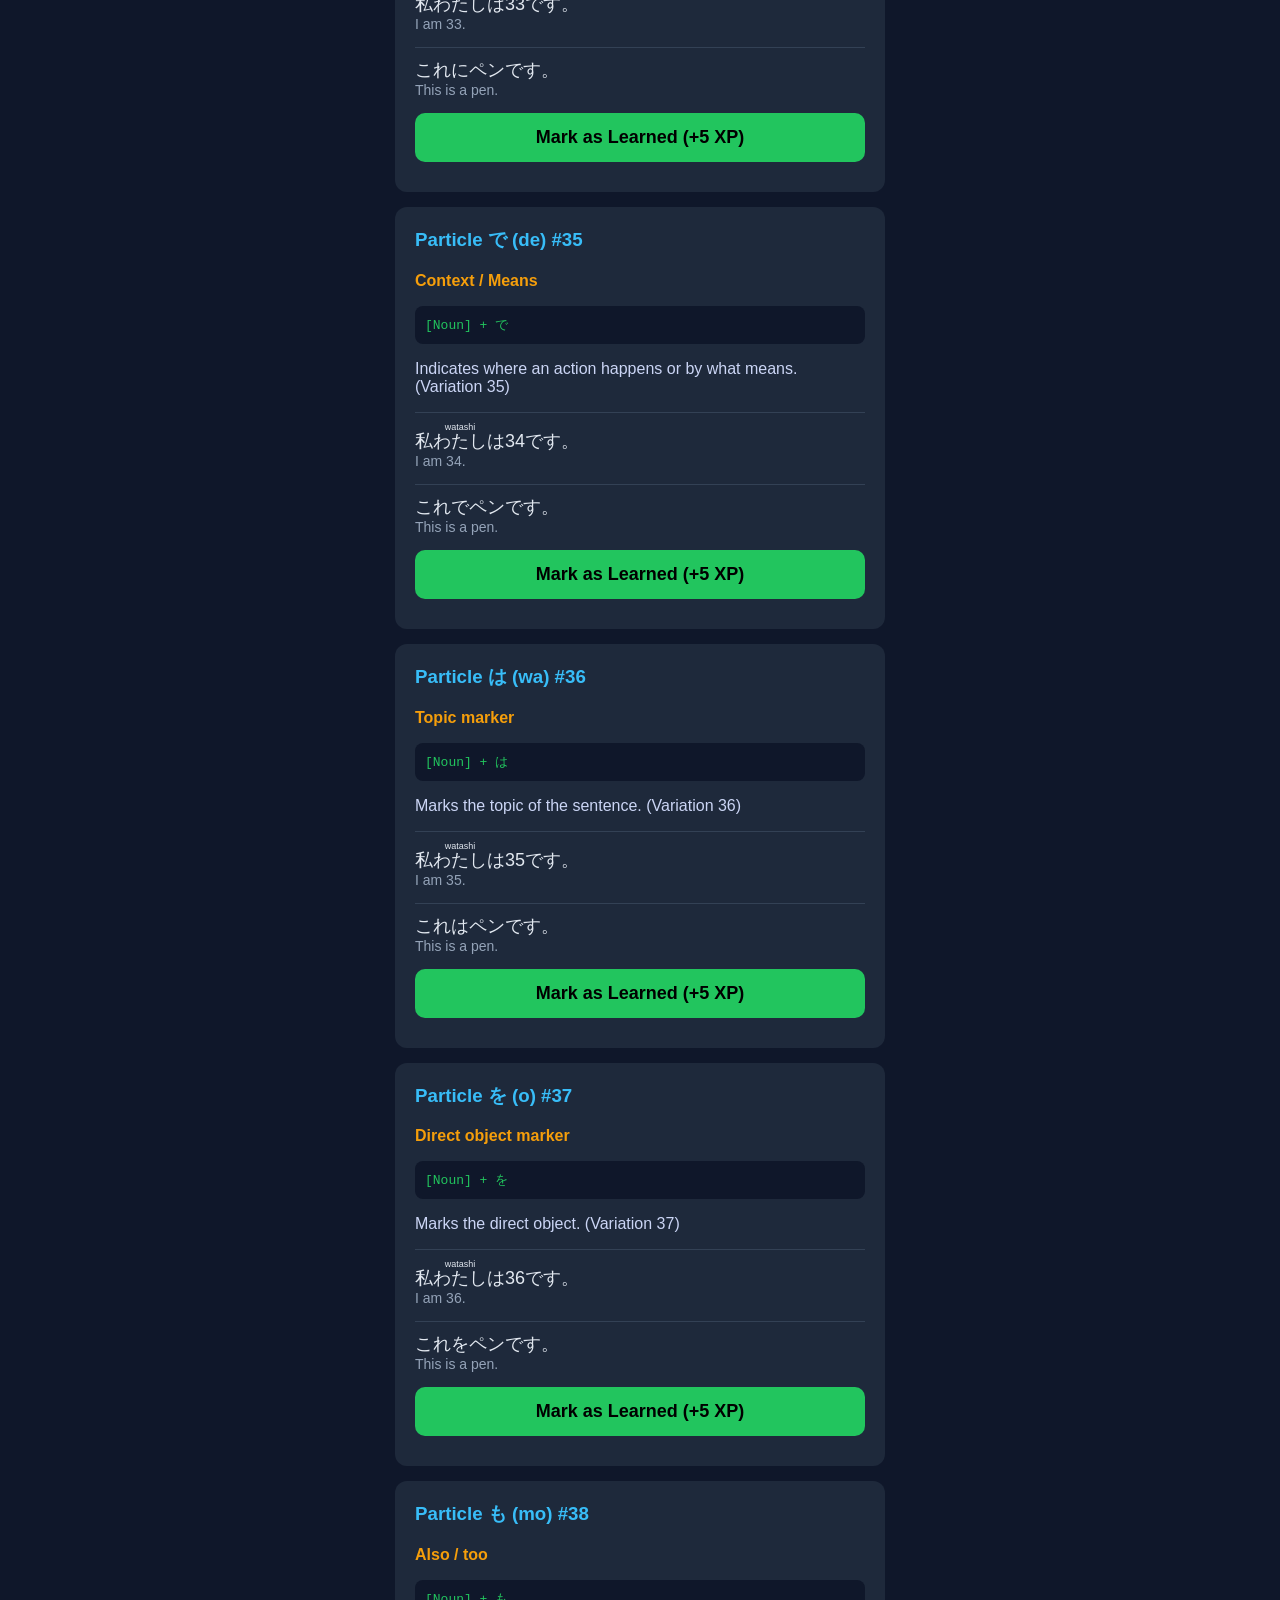
<file: grammar.html>
<!DOCTYPE html>
<html lang="en">
<head>
  <meta charset="UTF-8">
  <meta name="viewport" content="width=device-width, initial-scale=1.0">
  <title>Grammar Lessons | JapaneseFlow</title>
  <link rel="stylesheet" href="style.css">
  <style>
    .grammar-card {
      background: #1e293b;
      margin: 15px auto;
      padding: 20px;
      border-radius: 12px;
      width: 90%;
      max-width: 500px;
      text-align: left;
    }
    .grammar-card h3 {
      color: #38bdf8;
      margin-top: 0;
    }
    .grammar-card .meaning {
      color: #f59e0b;
      font-weight: bold;
    }
    .grammar-card .structure {
      background: #0f172a;
      padding: 10px;
      border-radius: 8px;
      font-family: monospace;
      color: #22c55e;
      margin-bottom: 10px;
    }
    .grammar-example {
      margin-top: 15px;
      padding-top: 10px;
      border-top: 1px solid #334155;
    }
    .level-tabs {
      display: flex;
      justify-content: center;
      gap: 10px;
      margin-bottom: 20px;
    }
    .level-tabs button {
      width: 100px;
    }
  </style>
</head>
<body>

<button class="back-btn" onclick="goBack()">⬅ Back</button>

<div class="container" style="margin-top: 40px;">
  <h1>Grammar Lessons</h1>
  
  <div class="level-tabs">
    <button onclick="loadGrammar('n5')" style="background:#0ea5e9;">JLPT N5</button>
    <button onclick="loadGrammar('n4')" style="background:#8b5cf6;">JLPT N4</button>
  </div>

  <div id="grammarList"></div>
</div>

<script src="data-loader.js"></script>
<script src="srs.js"></script>
<script>
  let grammarData = {};

  async function init() {
    const data = await DataLoader.loadAll();
    grammarData = data.grammar;
    loadGrammar('n5');
  }

  function loadGrammar(level) {
    const list = document.getElementById('grammarList');
    list.innerHTML = "";
    
    if (!grammarData[level]) {
      list.innerHTML = "<p>No grammar data available for this level yet.</p>";
      return;
    }

    grammarData[level].forEach(point => {
      let examplesHtml = "";
      point.examples.forEach(ex => {
        examplesHtml += `
          <div class="grammar-example">
            <div style="font-size: 18px;">${ex.japanese}</div>
            <div style="color: #94a3b8; font-size: 14px;">${ex.english}</div>
          </div>
        `;
      });

      const card = document.createElement("div");
      card.className = "grammar-card";
      card.innerHTML = `
        <h3>${point.title}</h3>
        <p class="meaning">${point.meaning}</p>
        <div class="structure">${point.structure}</div>
        <p style="color: #cbd5f5;">${point.explanation}</p>
        ${examplesHtml}
        <button style="margin-top:15px; background:#22c55e; width:100%; max-width:none;" onclick="markLearned('${point.id}')">Mark as Learned (+5 XP)</button>
      `;
      list.appendChild(card);
    });
  }

  function markLearned(id) {
    if (typeof SRS !== 'undefined') {
      if (!SRS.data.stats.achievements.includes(id)) {
        SRS.data.stats.achievements.push(id);
        SRS.addXP(5);
        SRS.save();
        alert("Learned! +5 XP");
      } else {
        alert("You already marked this as learned.");
      }
    }
  }

  function goBack() {
    window.history.back();
  }

  init();
</script>

</body>
</html>
</file>
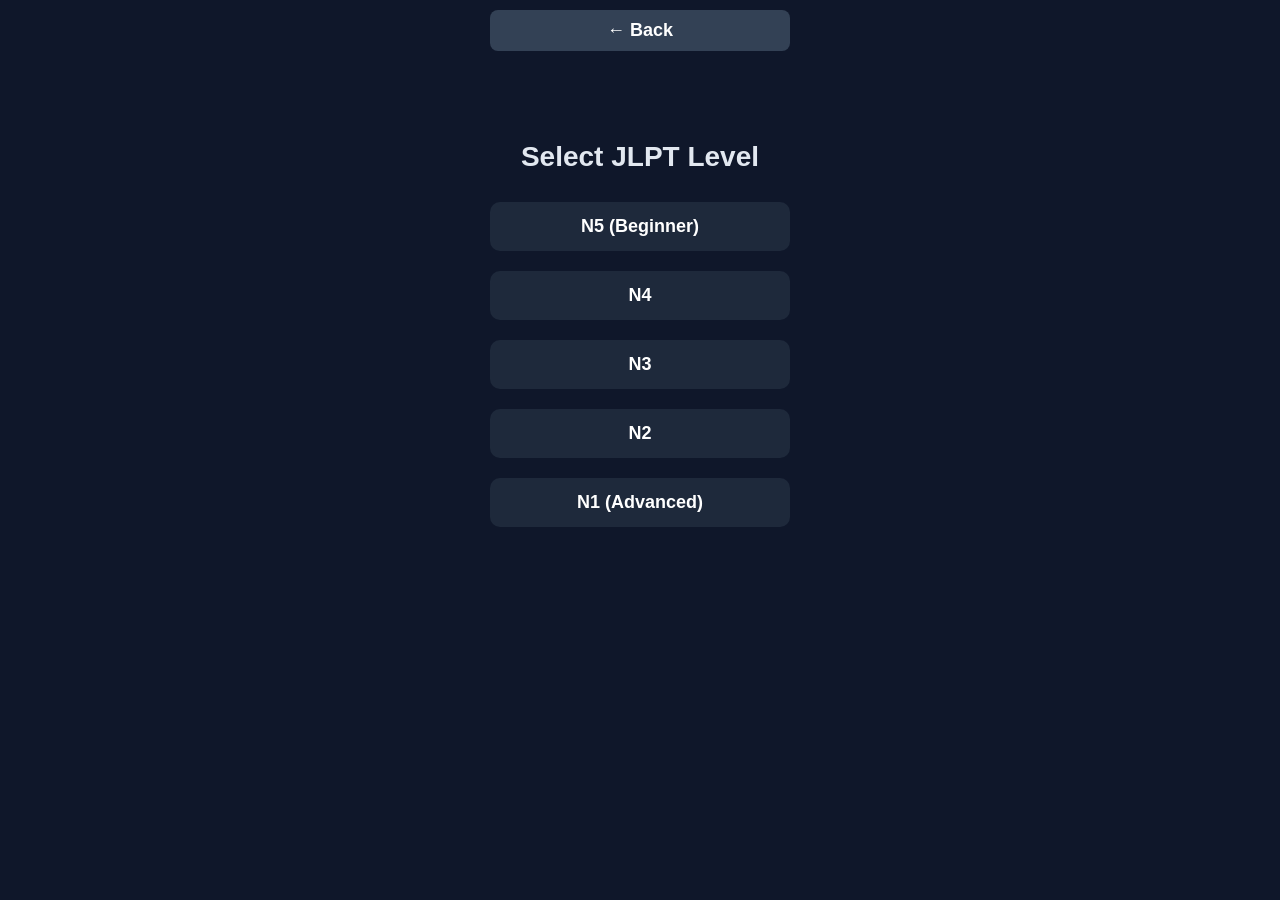
<file: kanji-levels.html>
<!DOCTYPE html>
<html lang="en">
<head>
  <meta name="viewport" content="width=device-width, initial-scale=1.0">
  <title>Kanji Levels</title>
  <link rel="stylesheet" href="style.css">
</head>
<body>

<button class="back-btn" onclick="goBack()">← Back</button>

<div class="container">
  <h1>Select JLPT Level</h1>

  <div class="level-buttons">
    <button onclick="selectLevel('n5')">N5 (Beginner)</button>
    <button onclick="selectLevel('n4')">N4</button>
    <button onclick="selectLevel('n3')">N3</button>
    <button onclick="selectLevel('n2')">N2</button>
    <button onclick="selectLevel('n1')">N1 (Advanced)</button>
  </div>
</div>

<script>
function selectLevel(level) {
  localStorage.setItem("level", level);
  window.location.href = "characters.html?script=kanji";
}

function goBack() {
  window.history.back();
}
</script>

</body>
</html>
</file>
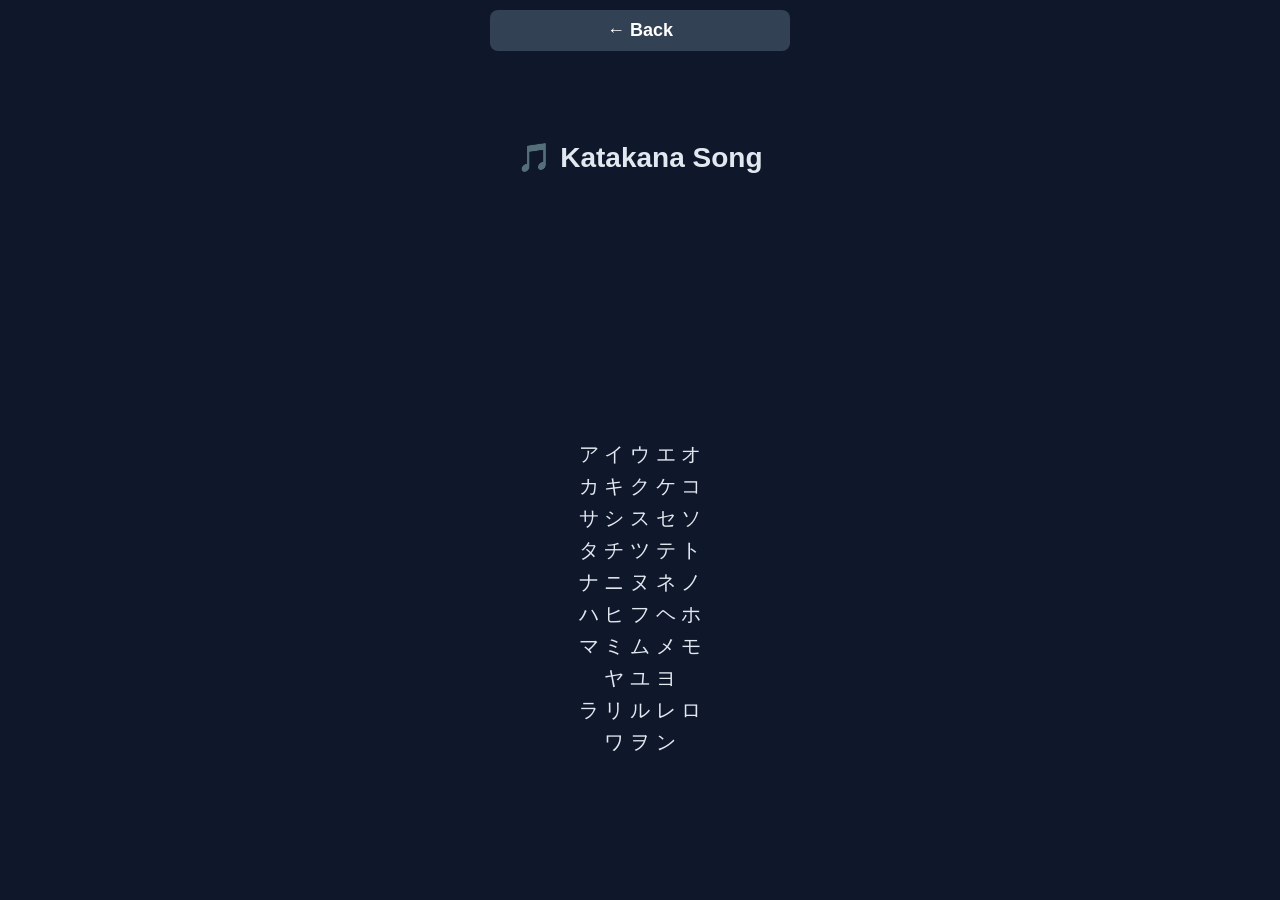
<file: katakana-song.html>
<!DOCTYPE html>
<html lang="en">
<head>
  <meta name="viewport" content="width=device-width, initial-scale=1.0">
  <title>Katakana Song</title>
  <link rel="stylesheet" href="style.css">
</head>
<body>

<button class="back-btn" onclick="goBack()">← Back</button>

<div class="container">
  <h1>🎵 Katakana Song</h1>

  <!-- 🔥 YouTube Embed -->
  <div style="margin-top:20px;">
  <iframe 
    width="100%" 
    height="220"
    src="https://www.youtube.com/embed/u4vxk-FzaKA"
    title="Katakana Song"
    frameborder="0"
    allow="accelerometer; autoplay; clipboard-write; encrypted-media; gyroscope; picture-in-picture"
    allowfullscreen>
  </iframe>
</div>

  <!-- Katakana Chart -->
  <p style="margin-top:20px; font-size:20px; line-height:1.6;">
    ア イ ウ エ オ<br>
    カ キ ク ケ コ<br>
    サ シ ス セ ソ<br>
    タ チ ツ テ ト<br>
    ナ ニ ヌ ネ ノ<br>
    ハ ヒ フ ヘ ホ<br>
    マ ミ ム メ モ<br>
    ヤ ユ ヨ<br>
    ラ リ ル レ ロ<br>
    ワ ヲ ン
  </p>

</div>

<script>
function goBack() {
  window.history.back();
}
</script>

</body>
</html>
</file>
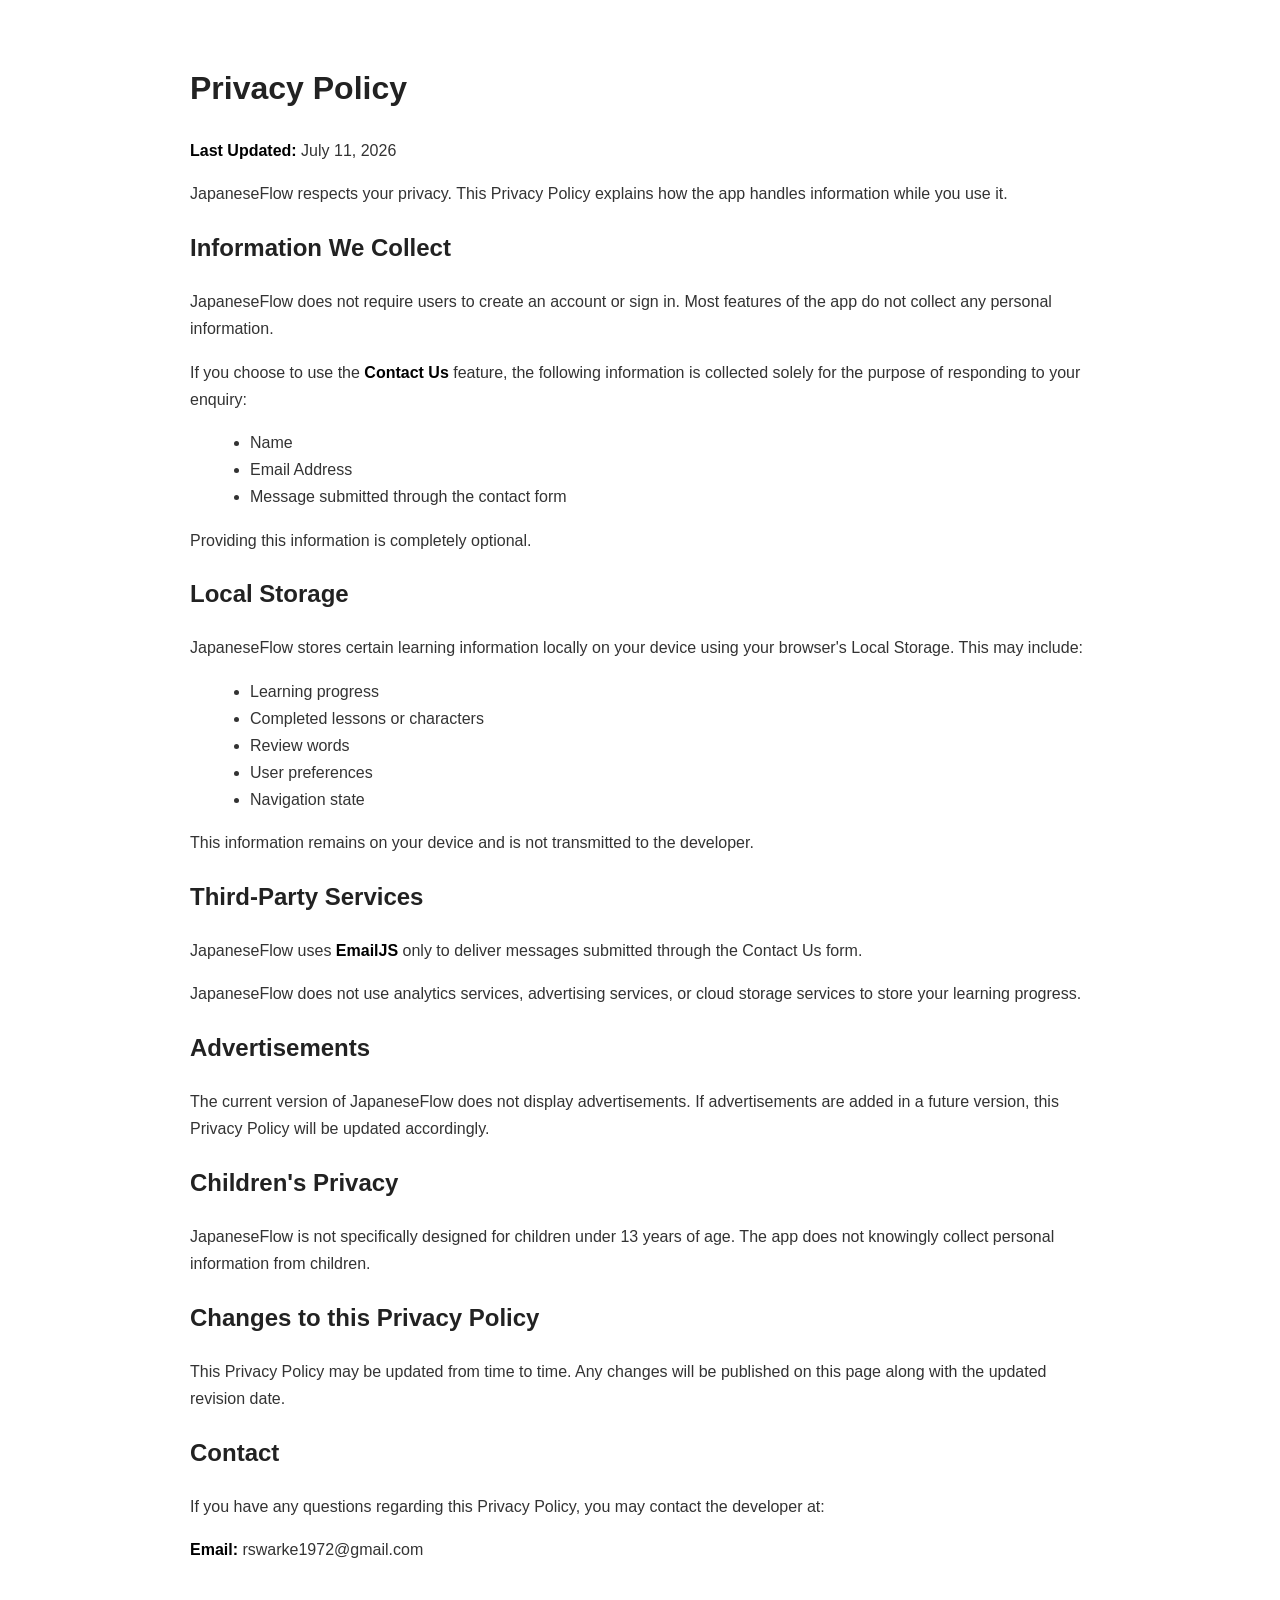
<file: privacy.html>
<!DOCTYPE html>
<html lang="en">
<head>
<meta charset="UTF-8">
<meta name="viewport" content="width=device-width, initial-scale=1.0">
<title>JapaneseFlow Privacy Policy</title>

<style>
body{
    max-width:900px;
    margin:auto;
    padding:40px;
    font-family:Arial,sans-serif;
    line-height:1.7;
    color:#333;
}

h1,h2{
    color:#222;
}

ul{
    margin-left:20px;
}

strong{
    color:#000;
}
</style>

</head>

<body>

<h1>Privacy Policy</h1>

<p><strong>Last Updated:</strong> July 11, 2026</p>

<p>
JapaneseFlow respects your privacy. This Privacy Policy explains how the app
handles information while you use it.
</p>

<h2>Information We Collect</h2>

<p>
JapaneseFlow does not require users to create an account or sign in.
Most features of the app do not collect any personal information.
</p>

<p>
If you choose to use the <strong>Contact Us</strong> feature, the following
information is collected solely for the purpose of responding to your enquiry:
</p>

<ul>
<li>Name</li>
<li>Email Address</li>
<li>Message submitted through the contact form</li>
</ul>

<p>
Providing this information is completely optional.
</p>

<h2>Local Storage</h2>

<p>
JapaneseFlow stores certain learning information locally on your device using
your browser's Local Storage. This may include:
</p>

<ul>
<li>Learning progress</li>
<li>Completed lessons or characters</li>
<li>Review words</li>
<li>User preferences</li>
<li>Navigation state</li>
</ul>

<p>
This information remains on your device and is not transmitted to the developer.
</p>

<h2>Third-Party Services</h2>

<p>
JapaneseFlow uses <strong>EmailJS</strong> only to deliver messages submitted
through the Contact Us form.
</p>

<p>
JapaneseFlow does not use analytics services, advertising services, or cloud
storage services to store your learning progress.
</p>

<h2>Advertisements</h2>

<p>
The current version of JapaneseFlow does not display advertisements.
If advertisements are added in a future version, this Privacy Policy will be
updated accordingly.
</p>

<h2>Children's Privacy</h2>

<p>
JapaneseFlow is not specifically designed for children under 13 years of age.
The app does not knowingly collect personal information from children.
</p>

<h2>Changes to this Privacy Policy</h2>

<p>
This Privacy Policy may be updated from time to time.
Any changes will be published on this page along with the updated revision date.
</p>

<h2>Contact</h2>

<p>
If you have any questions regarding this Privacy Policy, you may contact the developer at:
</p>

<p>
<strong>Email:</strong> rswarke1972@gmail.com
</p>

</body>
</html>
</file>
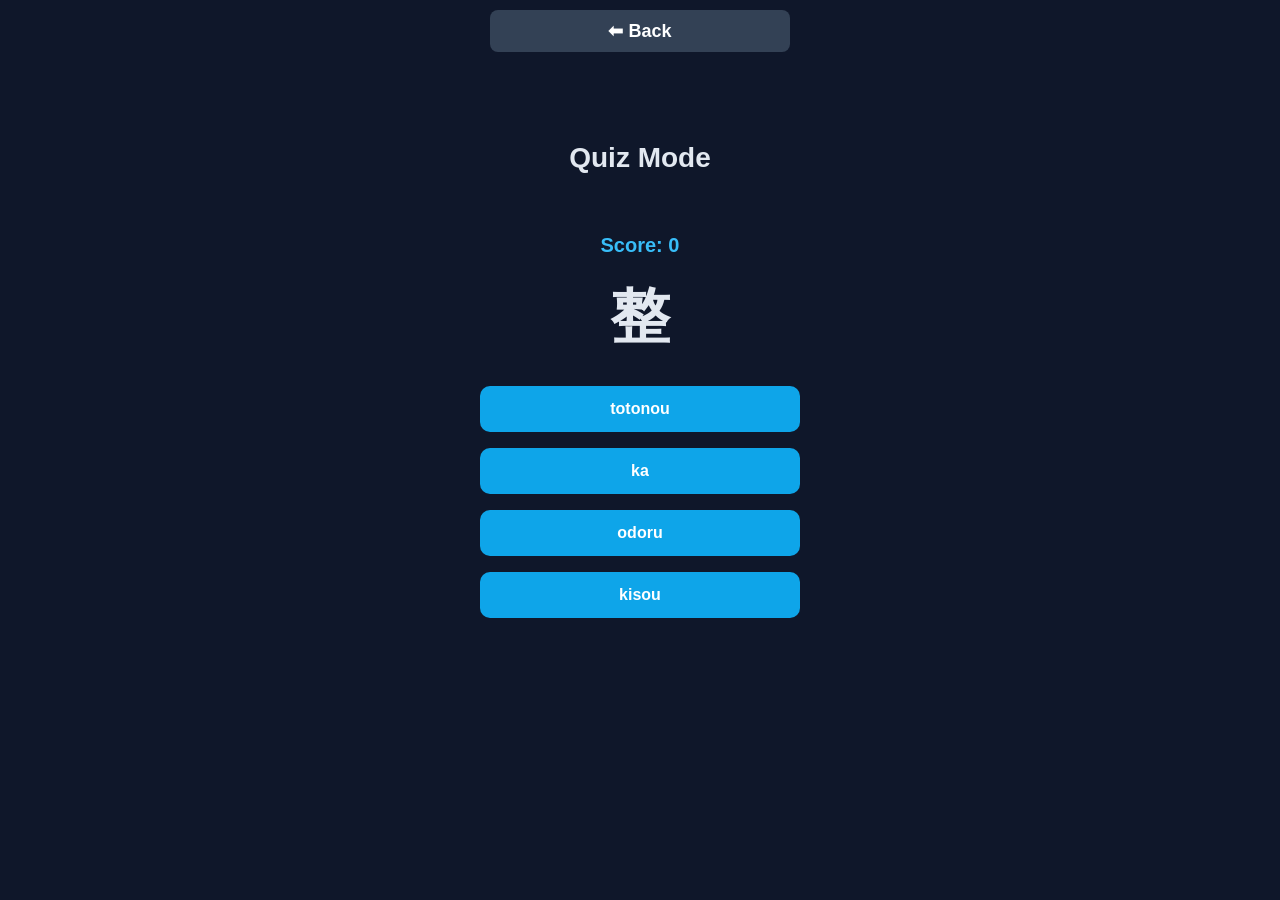
<file: quiz.html>
<!DOCTYPE html>
<html lang="en">
<head>
  <meta charset="UTF-8">
  <meta name="viewport" content="width=device-width, initial-scale=1.0">
  <title>Quiz | JapaneseFlow</title>
  <link rel="stylesheet" href="style.css">
</head>
<body>

<button class="back-btn" onclick="goBack()">⬅ Back</button>

<div class="container">
  <h1 id="quizTitle">Quiz Mode</h1>

  <h2 id="score">Score: 0</h2>

  <!-- Dynamic character -->
  <h2 id="questionChar">あ</h2>

  <div id="options"></div>

  <p id="result"></p>

  <button id="nextBtn" onclick="nextQuestion()" style="display:none;">
    Next
  </button>
</div>

<!-- Load data -->
<script src="data-loader.js"></script>
<script src="quiz.js"></script>

</body>
</html>
</file>
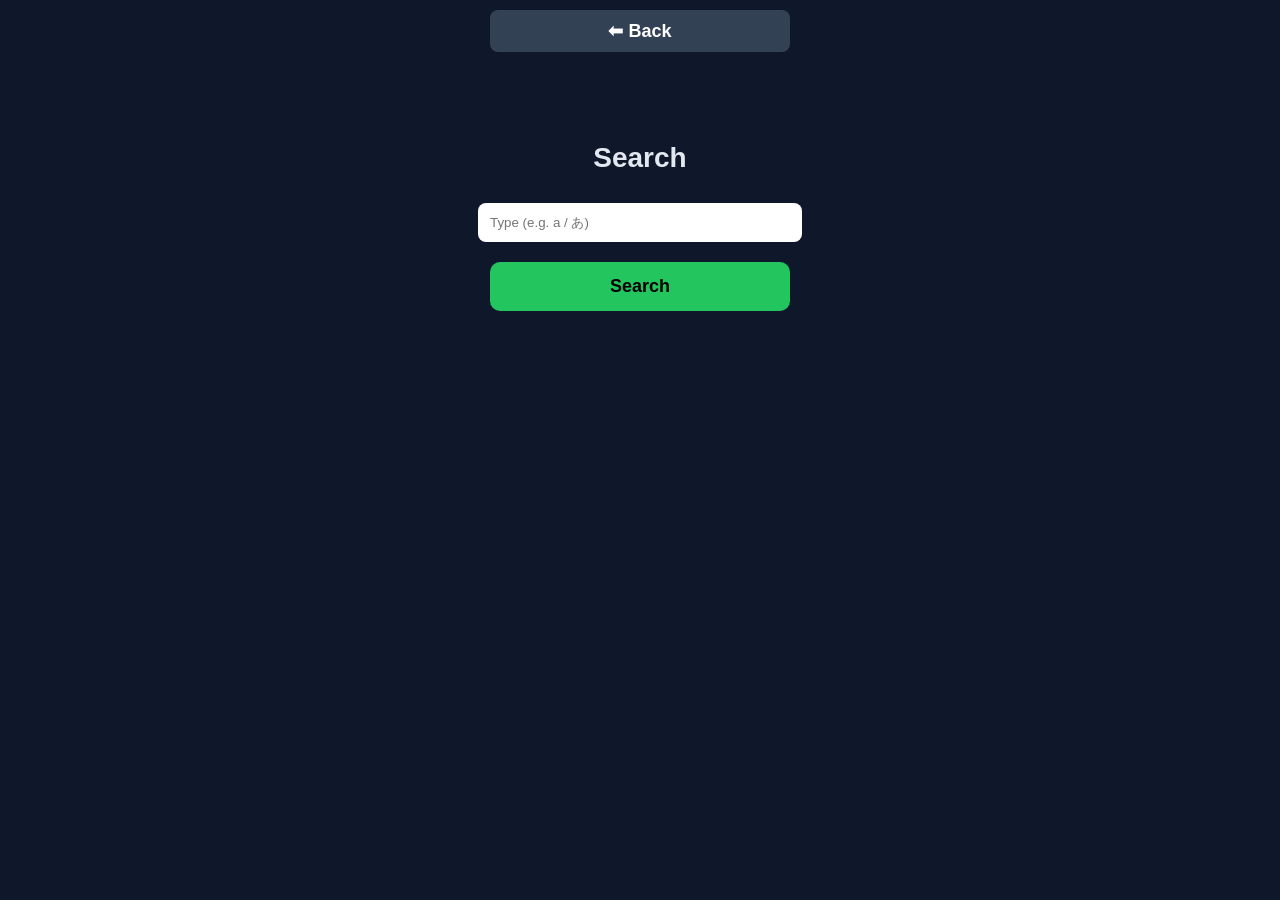
<file: search.html>
<!DOCTYPE html>
<html lang="en">
<head>
  <meta charset="UTF-8">
  <meta name="viewport" content="width=device-width, initial-scale=1.0">
  <title>Search | JapaneseFlow</title>
  <link rel="stylesheet" href="style.css">
</head>
<body>

<button class="back-btn" onclick="goBack()">⬅ Back</button>

<div class="container">
  <h1 id="searchTitle">Search</h1>

  <input type="text" id="searchInput" placeholder="Type (e.g. a / あ)">
  <button onclick="search()">Search</button>

  <div id="results"></div>
</div>

<!-- Load data -->
<script src="data-loader.js"></script>
<script src="search.js"></script>

</body>
</html>
</file>
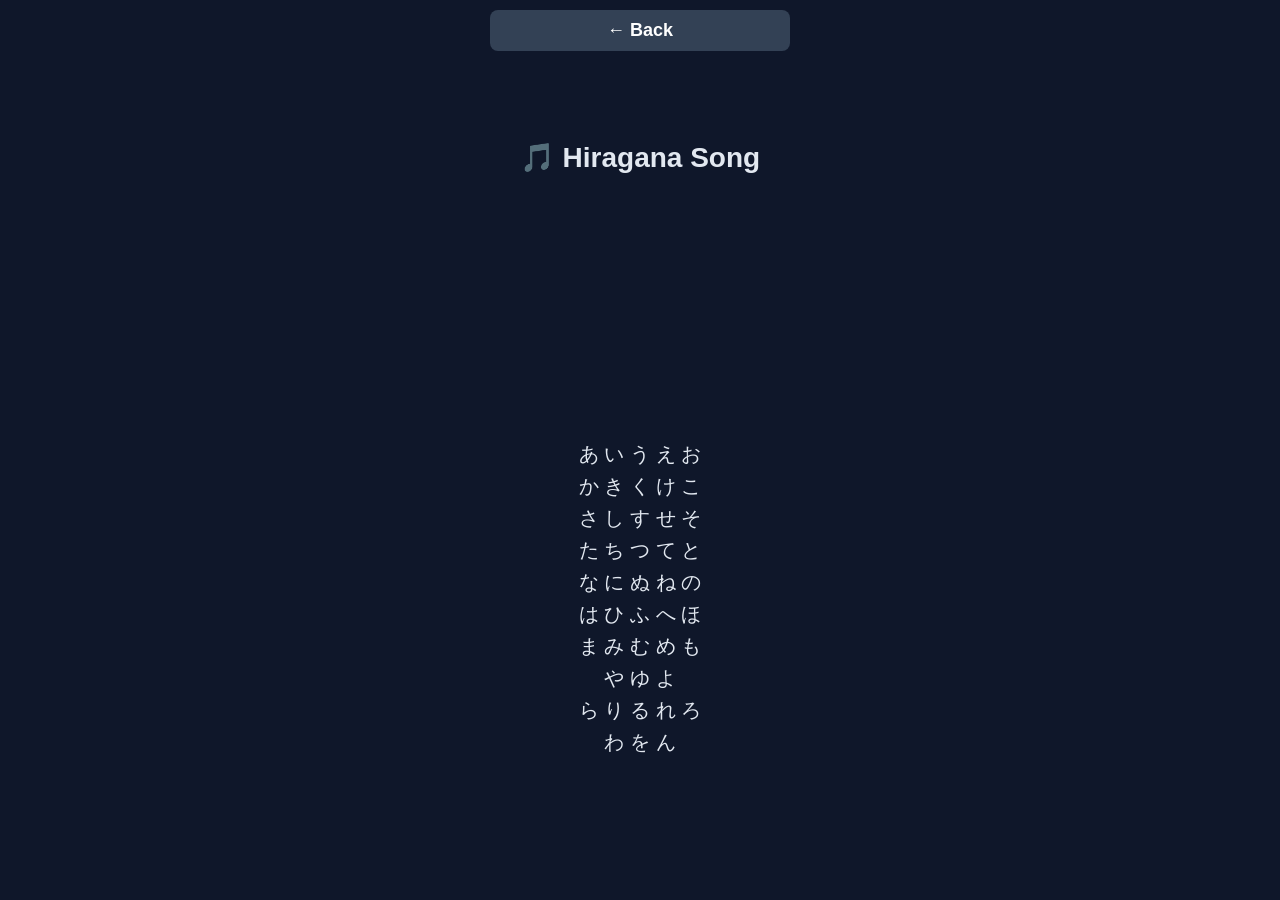
<file: song.html>
<!DOCTYPE html>
<html lang="en">
<head>
  <meta name="viewport" content="width=device-width, initial-scale=1.0">
  <title>Hiragana Song</title>
  <link rel="stylesheet" href="style.css">
</head>
<body>

<button class="back-btn" onclick="goBack()">← Back</button>

<div class="container">
  <h1>🎵 Hiragana Song</h1>

  <!-- 🔥 YouTube Embed -->
  <div style="margin-top:20px;">
  <iframe 
    width="100%" 
    height="220"
    src="https://www.youtube.com/embed/lDB_ecYUWio"
    title="Hiragana Song"
    frameborder="0"
    allow="accelerometer; autoplay; clipboard-write; encrypted-media; gyroscope; picture-in-picture"
    allowfullscreen>
  </iframe>
</div>

  <!-- Lyrics -->
  <p style="margin-top:20px; font-size:20px; line-height:1.6;">
    あ い う え お<br>
    か き く け こ<br>
    さ し す せ そ<br>
    た ち つ て と<br>
    な に ぬ ね の<br>
    は ひ ふ へ ほ<br>
    ま み む め も<br>
    や ゆ よ<br>
    ら り る れ ろ<br>
    わ を ん
  </p>

</div>

<script>
function goBack() {
  window.history.back();
}
</script>

</body>
</html>
</file>
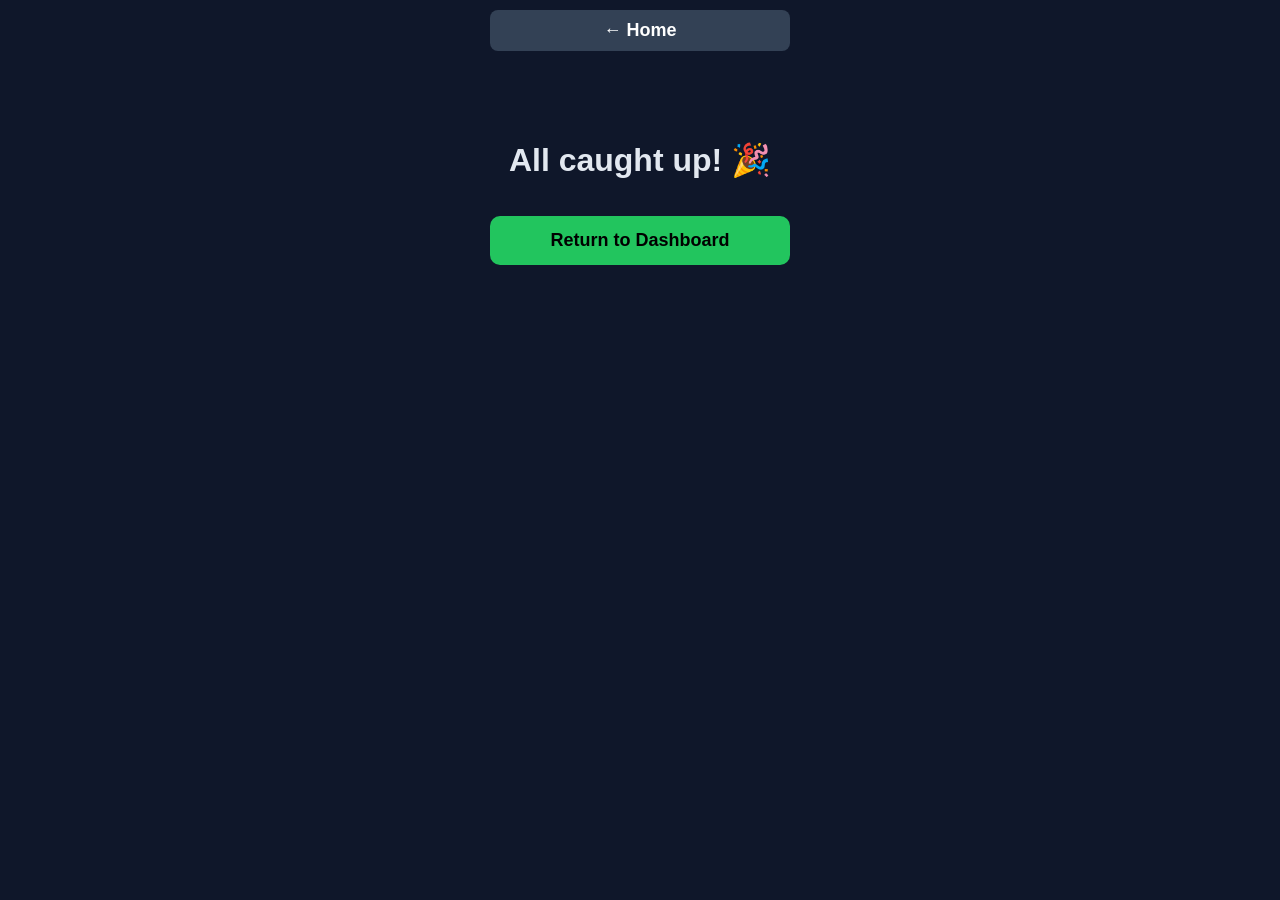
<file: srs-review.html>
<!DOCTYPE html>
<html lang="en">
<head>
  <meta name="viewport" content="width=device-width, initial-scale=1.0">
  <title>SRS Review | JapaneseFlow</title>
  <link rel="stylesheet" href="style.css">
  <style>
    .review-card {
      background: #1e293b;
      padding: 40px 20px;
      border-radius: 15px;
      margin: 20px auto;
      max-width: 400px;
      text-align: center;
    }
    .big-char {
      font-size: 100px;
      margin: 0;
      color: white;
    }
    .hidden-info {
      display: none;
      margin-top: 20px;
      padding-top: 20px;
      border-top: 2px solid #334155;
    }
    .rating-btns {
      display: none;
      flex-wrap: wrap;
      justify-content: center;
      gap: 10px;
      margin-top: 20px;
    }
    .rating-btns button {
      flex: 1 1 40%;
      padding: 15px 10px;
      font-size: 16px;
      margin: 0;
    }
    .btn-again { background: #ef4444; color: white; }
    .btn-hard { background: #f97316; color: white; }
    .btn-good { background: #3b82f6; color: white; }
    .btn-easy { background: #22c55e; color: black; }
    
    .type-input {
      display: none;
      margin-top: 20px;
    }
    .type-input input {
      font-size: 24px;
      text-align: center;
      padding: 15px;
      background: #0f172a;
      color: white;
      border: 2px solid #38bdf8;
    }
  </style>
</head>
<body>

  <button class="back-btn" onclick="location.href='index.html'">← Home</button>

  <div class="container">
    <h2 id="reviewCounter">Reviews Left: 0</h2>

    <div class="review-card" id="card">
      <h1 class="big-char" id="charDisplay">終</h1>
      
      <!-- Typing UI (Active Recall) -->
      <div class="type-input" id="typeArea">
        <p>Type the romaji reading:</p>
        <input type="text" id="romajiInput" autocomplete="off" autocorrect="off" autocapitalize="off" spellcheck="false" />
        <br>
        <button class="action-btn" onclick="checkTyping()">Check Answer</button>
      </div>

      <!-- Show Answer Button -->
      <button class="primary-btn" id="showAnswerBtn" style="margin-top: 30px; display: none;" onclick="showAnswer()">Show Answer</button>

      <!-- Answer Data -->
      <div class="hidden-info" id="answerData">
        <h3 id="romajiDisplay" style="color: #38bdf8; font-size: 28px; margin: 0;"></h3>
        <p id="meaningDisplay" style="font-size: 18px; color: #cbd5f5;"></p>
      </div>

      <!-- Rating Buttons -->
      <div class="rating-btns" id="ratingBtns">
        <button class="btn-again" onclick="rate(0)">Again</button>
        <button class="btn-hard" onclick="rate(1)">Hard</button>
        <button class="btn-good" onclick="rate(2)">Good</button>
        <button class="btn-easy" onclick="rate(3)">Easy</button>
      </div>
    </div>
    
    <div id="finishedMsg" style="display: none;">
      <h2>All caught up! 🎉</h2>
      <button class="primary-btn" onclick="location.href='index.html'">Return to Dashboard</button>
    </div>

  </div>

  <script src="srs.js"></script>
  <script src="data-loader.js"></script>
  <script src="srs-review.js"></script>

</body>
</html>
</file>
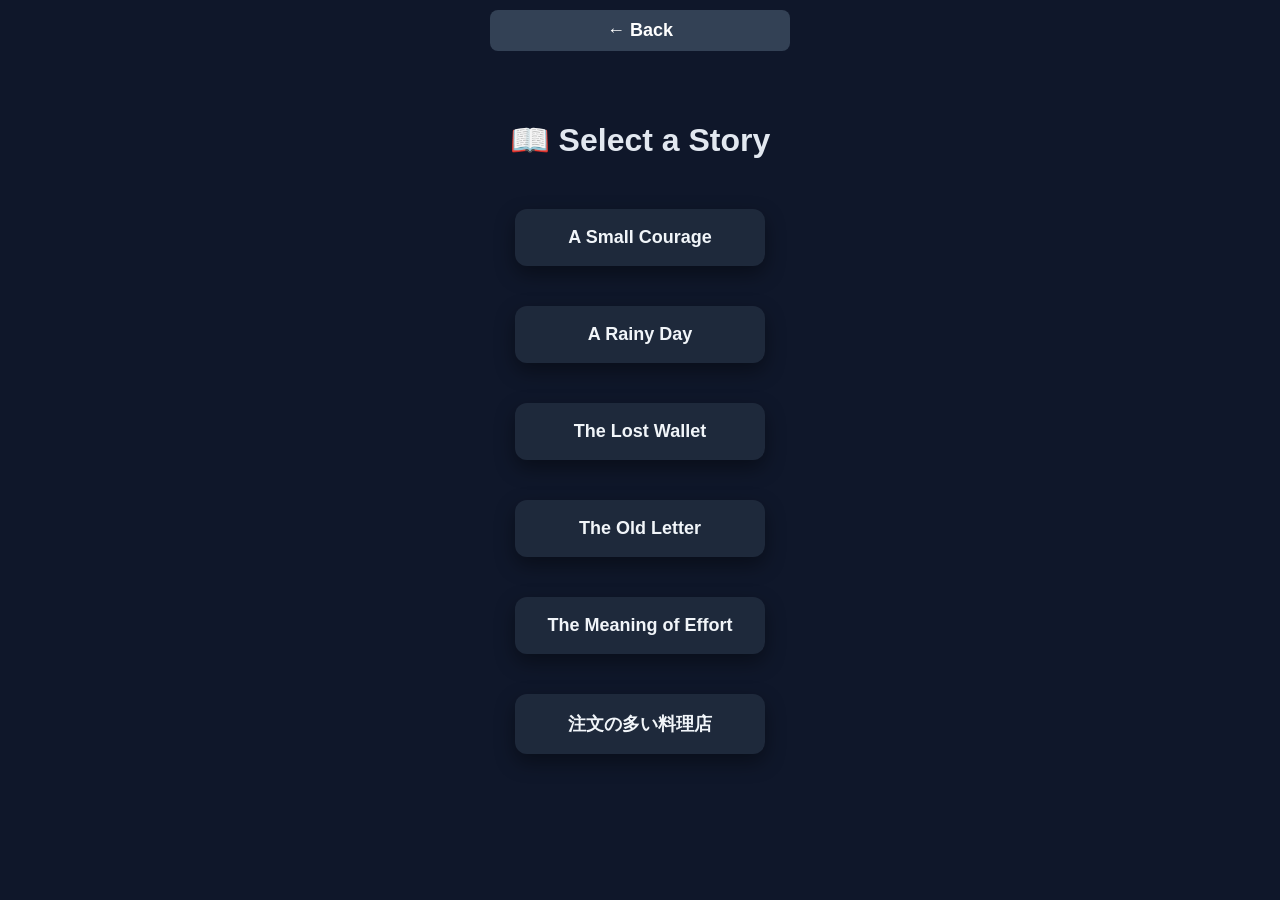
<file: stories.html>
<!DOCTYPE html>
<html>
<head>
    <button class="back-btn" onclick="goBack()">← Back</button>
    <meta name="viewport" content="width=device-width, initial-scale=1.0">
  <title>Stories</title>

  <link rel="stylesheet" href="style.css">

</head>
<body>

<h2>📖 Select a Story</h2>

<div id="storyList"></div>

<script src="data-loader.js"></script>
<script src="stories.js"></script>

</body>
</html>
</file>
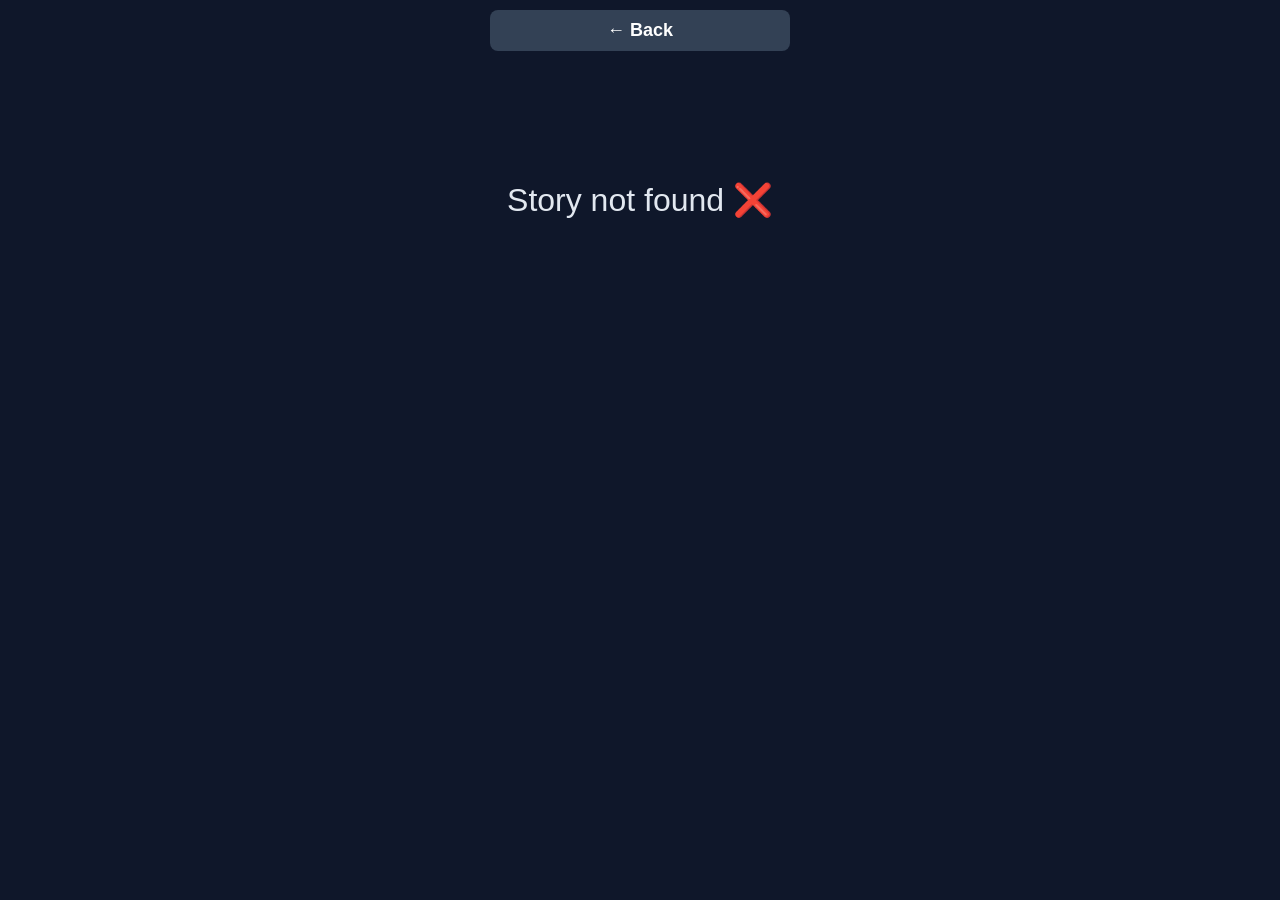
<file: story-viewer.html>
<!DOCTYPE html>
<html>
<head>
    <button class="back-btn" onclick="goBack()">← Back</button>
    <meta name="viewport" content="width=device-width, initial-scale=1.0">
  <title>Story</title>

  <link rel="stylesheet" href="style.css">

</head>
<body>

  <div class="mode-switch">
  <button onclick="switchMode('simple')">Simple</button>
  <button onclick="switchMode('original')">Original</button>
  <button onclick="toggleFurigana()" id="furiganaBtn">Furigana: Off</button>
</div>

<div id="storyContainer"></div>

<div class="controls">
  <button onclick="prevLine()">⬅️</button>
  <button id="quizBtn" onclick="startQuiz()" style="display:none; background:#f59e0b;">📝 Quiz</button>
  <button onclick="nextLine()">➡️</button>
</div>

<!-- Quiz Overlay -->
<div id="quizOverlay" style="display:none; position:fixed; top:0; left:0; width:100%; height:100%; background:rgba(15,23,42,0.95); z-index:2000; overflow-y:auto; padding-top:50px;">
  <div class="container" style="background:#1e293b; padding:20px; border-radius:15px;">
    <h2 id="quizHeader">Story Quiz</h2>
    <div id="quizContent"></div>
    <p id="quizResult" style="font-size:18px; margin-top:15px;"></p>
    <button onclick="closeQuiz()" class="back-btn" style="width:100%; max-width:none;">Close Quiz</button>
  </div>
</div>

<div id="popup"></div>

<script src="data-loader.js"></script>
<script src="srs.js"></script>
<script src="story-viewer.js"></script>

</body>
</html>
</file>
<file: style.css>
/* ===== GLOBAL ===== */
body {
  margin: 0;
  padding: 0;
  background: #0f172a;
  color: white;
  font-family: Arial, sans-serif;
  text-align: center;
}

/* ===== CONTAINER ===== */
.container {
  width: 90%;
  max-width: 500px;
  margin: 80px auto;
}

/* ===== HEADINGS ===== */
h1 {
  font-size: 28px;
}

p {
  font-size: 16px;
}

/* ===== BUTTONS (GLOBAL) ===== */
button {
  width: 90%;
  max-width: 300px;
  padding: 14px;
  margin: 10px auto;
  font-size: 18px;
  font-weight: bold;
  border: none;
  border-radius: 10px;
  cursor: pointer;
  background: #22c55e;
  color: black;
  touch-action: manipulation;
  transition: all 0.2s ease;
}

button:hover {
  background: #16a34a;
}

/* ===== LEVEL / MENU BUTTONS ===== */
.level-buttons button {
  background: #1e293b;
  color: white;
}

.level-buttons button:hover {
  background: #334155;
}

/* ===== CHARACTER LIST ===== */
#characterList button {
  background: #0ea5e9;
  color: white;
  font-size: 20px;
}

#characterList button:hover {
  background: #0284c7;
}

/* ===== VIEWER CARD (NEW 🔥) ===== */
.viewer-card {
  background: #1e293b;
  padding: 20px;
  border-radius: 15px;
  margin: 20px auto;
  width: 100%;
  max-width: 400px;
  box-shadow: 0 0 12px rgba(0, 0, 0, 0.4);
}

/* ===== CHARACTER DISPLAY (UPGRADED) ===== */
#charDisplay {
  font-size: 80px;
  margin: 10px 0;
  font-weight: bold;
}

/* ===== UNIVERSAL INFO TEXT (REPLACES PINYIN) ===== */
.info-text {
  font-size: 20px;
  color: #38bdf8;
  margin-bottom: 10px;
}

/* ===== INFO BOX ===== */
.info-box {
  background: #1e293b;
  padding: 15px;
  border-radius: 10px;
  margin: 15px auto;
  width: 100%;
  max-width: 400px;
}

.example-text {
  color: #94a3b8;
  font-style: italic;
}

.explanation {
  margin-top: 10px;
  color: #cbd5f5;
}

/* ===== STROKE / SVG AREA (NEW 🔥) ===== */
#character {
  width: 200px;
  height: 200px;
  margin: 20px auto;
  background: #0f172a;
  border: 2px solid #334155;
  border-radius: 10px;
}

/* ===== ACTION BUTTONS ===== */
.action-btn {
  background: #22c55e;
  color: black;
  margin: 5px;
}

.action-btn:hover {
  background: #16a34a;
}

/* ===== BACK BUTTON ===== */
.back-btn {
  display: inline-block;
  margin: 10px;
  padding: 10px 16px;
  background: #334155;
  color: white;
  border-radius: 8px;
}

.back-btn:hover {
  background: #475569;
}

/* ===== QUIZ ===== */
#options {
  display: flex;
  flex-direction: column;
  align-items: center;
}

#options button {
  width: 90%;
  max-width: 320px;
  margin: 8px 0;
  padding: 14px;
  font-size: 16px;
  border-radius: 10px;
  background: #0ea5e9;
  color: white;
  border: none;
}

#options button:hover {
  background: #0284c7;
}

#questionChar {
  font-size: 60px;
  margin: 20px 0;
}

#result {
  margin-top: 15px;
  font-size: 18px;
}

#score {
  font-size: 20px;
  color: #38bdf8;
  margin-bottom: 10px;
}

/* ===== INPUTS ===== */
input {
  width: 90%;
  max-width: 300px;
  padding: 12px;
  margin: 10px 0;
  border-radius: 8px;
  border: none;
}

textarea {
  width: 90%;
  max-width: 300px;
  height: 100px;
  padding: 10px;
  margin: 10px 0;
  border-radius: 8px;
  border: none;
}

/* ===== SEARCH RESULTS (UPGRADED 🔥) ===== */
.result-card {
  background: #1e293b;
  margin: 10px auto;
  padding: 15px;
  border-radius: 12px;
  width: 90%;
  max-width: 320px;
  cursor: pointer;
  transition: 0.2s;
}

.result-card:hover {
  background: #334155;
}

#results h2 {
  font-size: 32px;
}

/* ===== FORM ===== */
form {
  display: flex;
  flex-direction: column;
  align-items: center;
}

#status {
  margin-top: 10px;
  color: #22c55e;
}

/* ===== MOBILE RESPONSIVE ===== */
@media (max-width: 480px) {
  h1 {
    font-size: 24px;
  }

  #charDisplay {
    font-size: 60px;
  }

  #character {
    width: 150px;
    height: 150px;
  }
}

/* ===== STORIES PAGE ===== */

body {
  font-family: 'Segoe UI', sans-serif;
  background: #0f172a;
  color: #e2e8f0;
  margin: 0;
  padding: 0;
  text-align: center;
}

h2 {
  margin-top: 60px;
  font-size: 32px;
}

#storyList {
  margin-top: 40px;
  display: flex;
  flex-direction: column;
  align-items: center;
  gap: 20px;
}

.story-btn {
  background: #1e293b;
  color: #f1f5f9;
  border: none;
  padding: 18px 30px;
  font-size: 18px;
  border-radius: 12px;
  cursor: pointer;
  width: 250px;

  transition: 0.2s;
  box-shadow: 0 8px 20px rgba(0,0,0,0.4);
}

.story-btn:hover {
  background: #38bdf8;
  color: black;
  transform: scale(1.05);
}

/* ===== STORY VIEWER ===== */

#storyContainer {
  max-width: 900px;
  margin: 120px auto;
  display: flex;
  flex-wrap: wrap;
  justify-content: center;
  gap: 12px;

  font-size: 32px;
}

/* 🔥 WORD BUTTON STYLE */
.word {
  background: #1e293b;
  color: #e2e8f0;

  padding: 10px 16px;
  border-radius: 10px;

  cursor: pointer;

  transition: 0.2s;
  box-shadow: 0 5px 15px rgba(0,0,0,0.4);
}

.word ruby {
  ruby-align: center;
}

.word rt {
  color: #f59e0b;
  font-size: 0.5em;
}

.furigana-hover rt {
  visibility: hidden;
}

.furigana-hover:hover rt {
  visibility: visible;
}

/* hover */
.word:hover {
  background: #38bdf8;
  color: black;
  transform: scale(1.1);
}

/* clicked */
.word.active {
  background: #22c55e;
  color: black;
}

#popup {
  position: fixed;
  background: #1e293b;
  color: white;
  padding: 10px 14px;
  border-radius: 10px;
  font-size: 14px;
  display: none;
  z-index: 1000;
  box-shadow: 0 8px 20px rgba(0,0,0,0.5);
}

.line {
  display: block;
  margin-bottom: 15px;
  line-height: 2;
}

.word {
  display: inline;   /* 🔥 CHANGE THIS */
  margin-right: 6px;
  cursor: pointer;
}

.word:hover {
  color: red;
}

/* 🔥 Buttons mobile friendly */
.controls {
  position: fixed;
  bottom: 0;
  left: 0;
  width: 100%;
  display: flex;
}

.controls button {
  flex: 1;
  padding: 15px;
  font-size: 18px;
}


.controls {
  display: none;
}

.mode-switch {
  display: flex;
  gap: 5px;
}

.mode-switch button {
  flex: none;
  padding: 10px 10px;
  font-size: 14px;
}

.mode-switch {
  display: none;   /* hidden by default */
}
</file>
